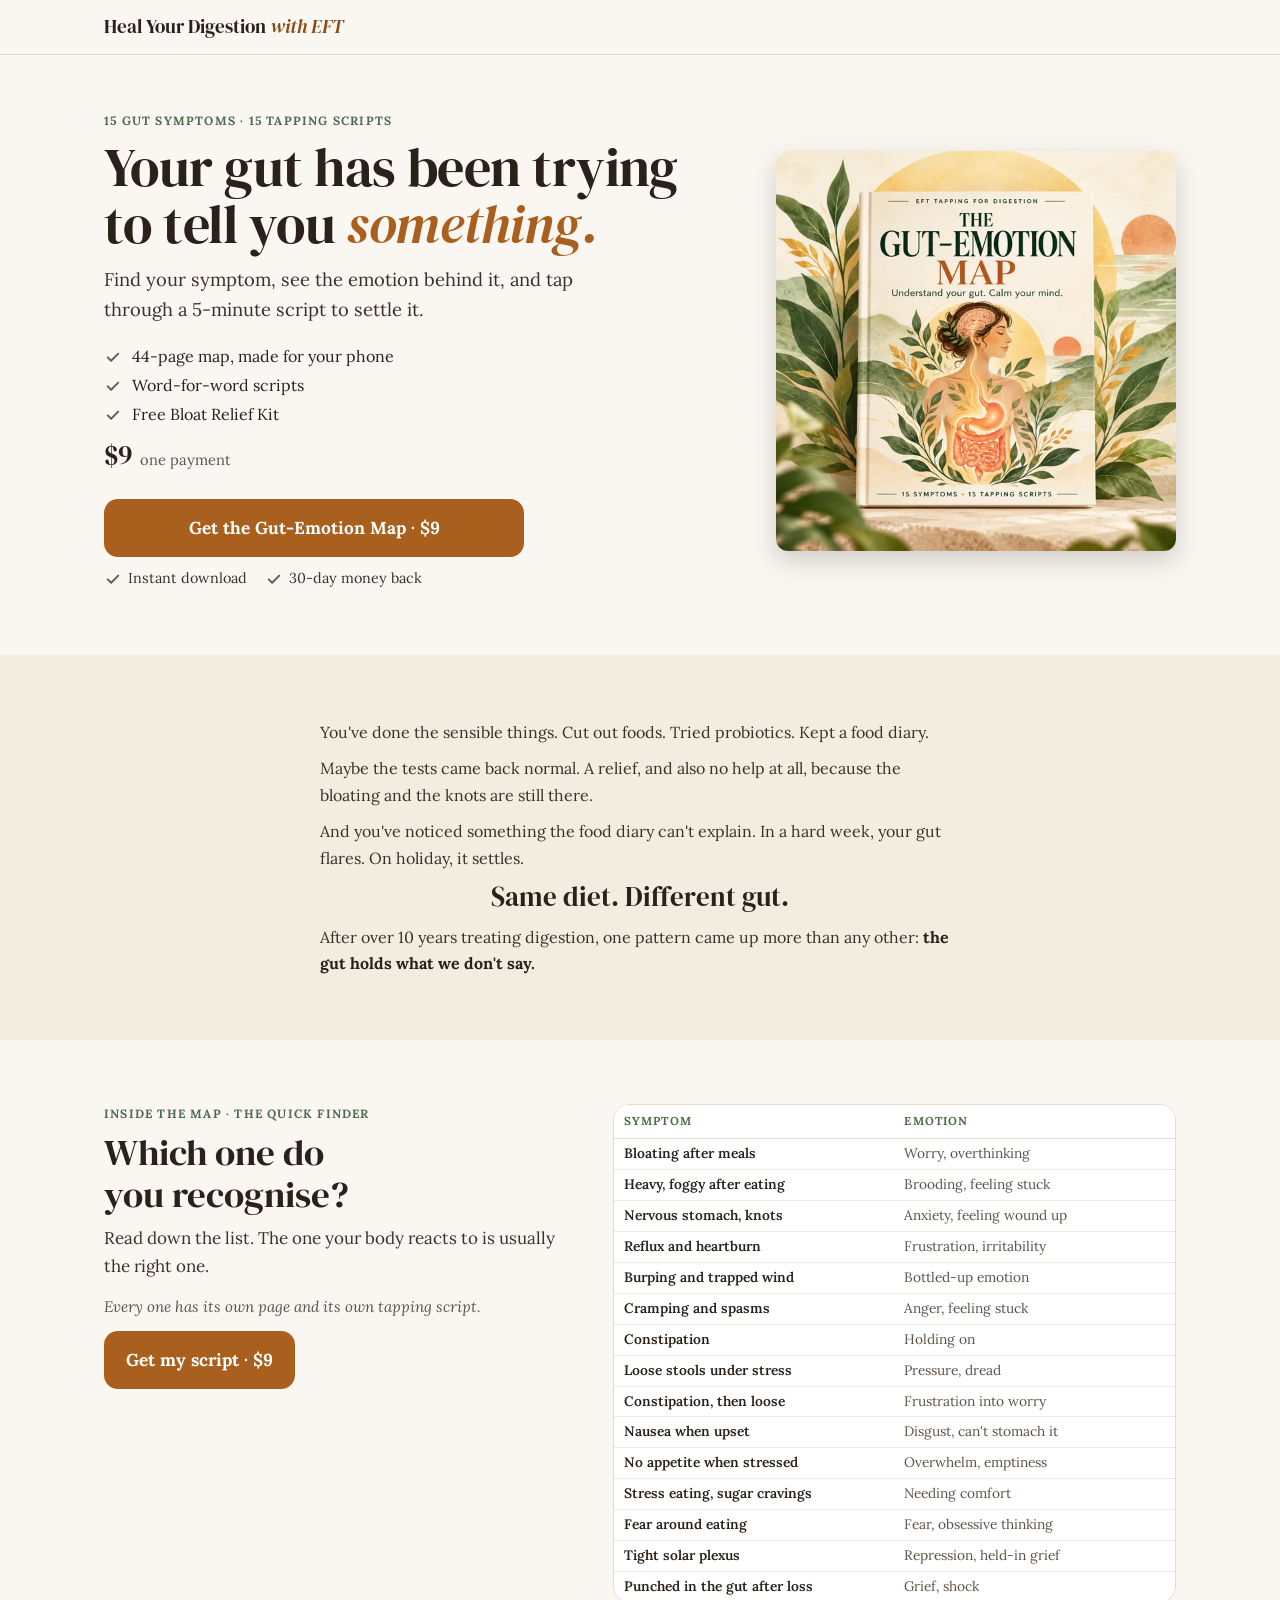
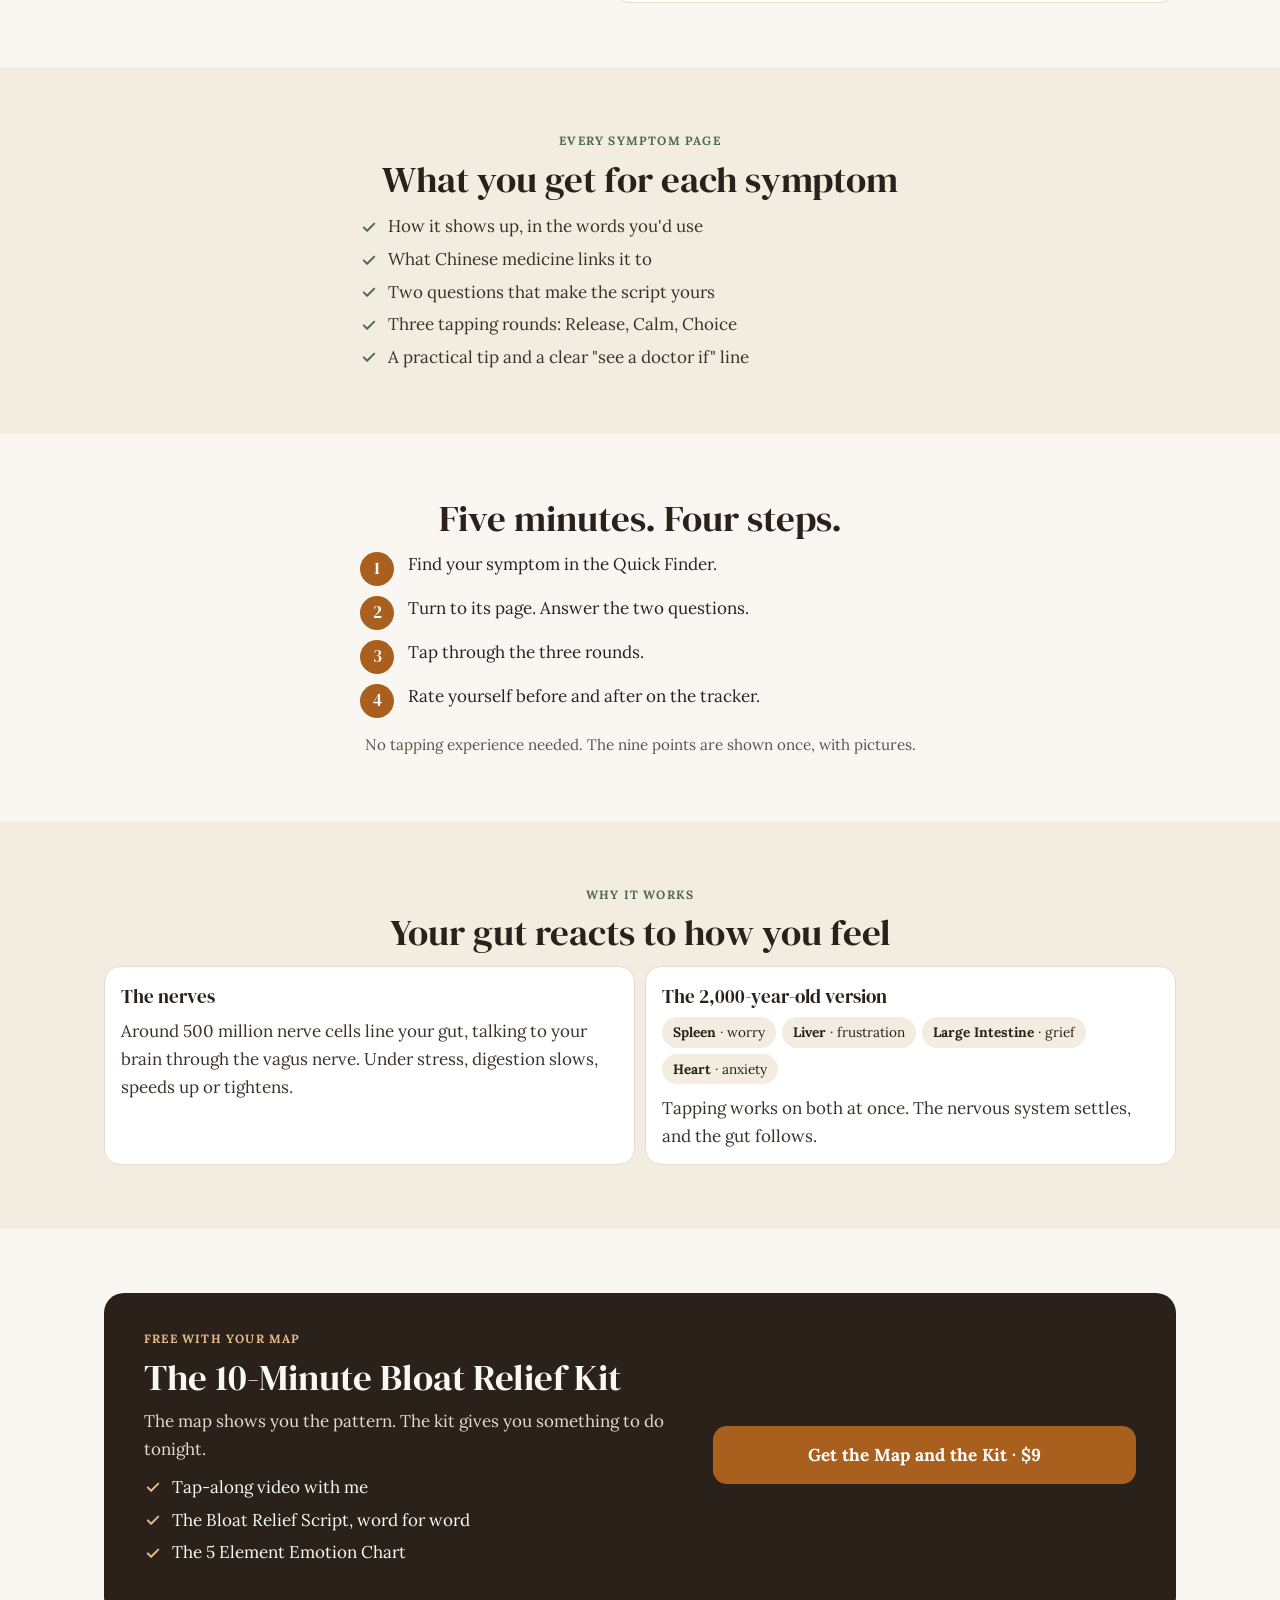
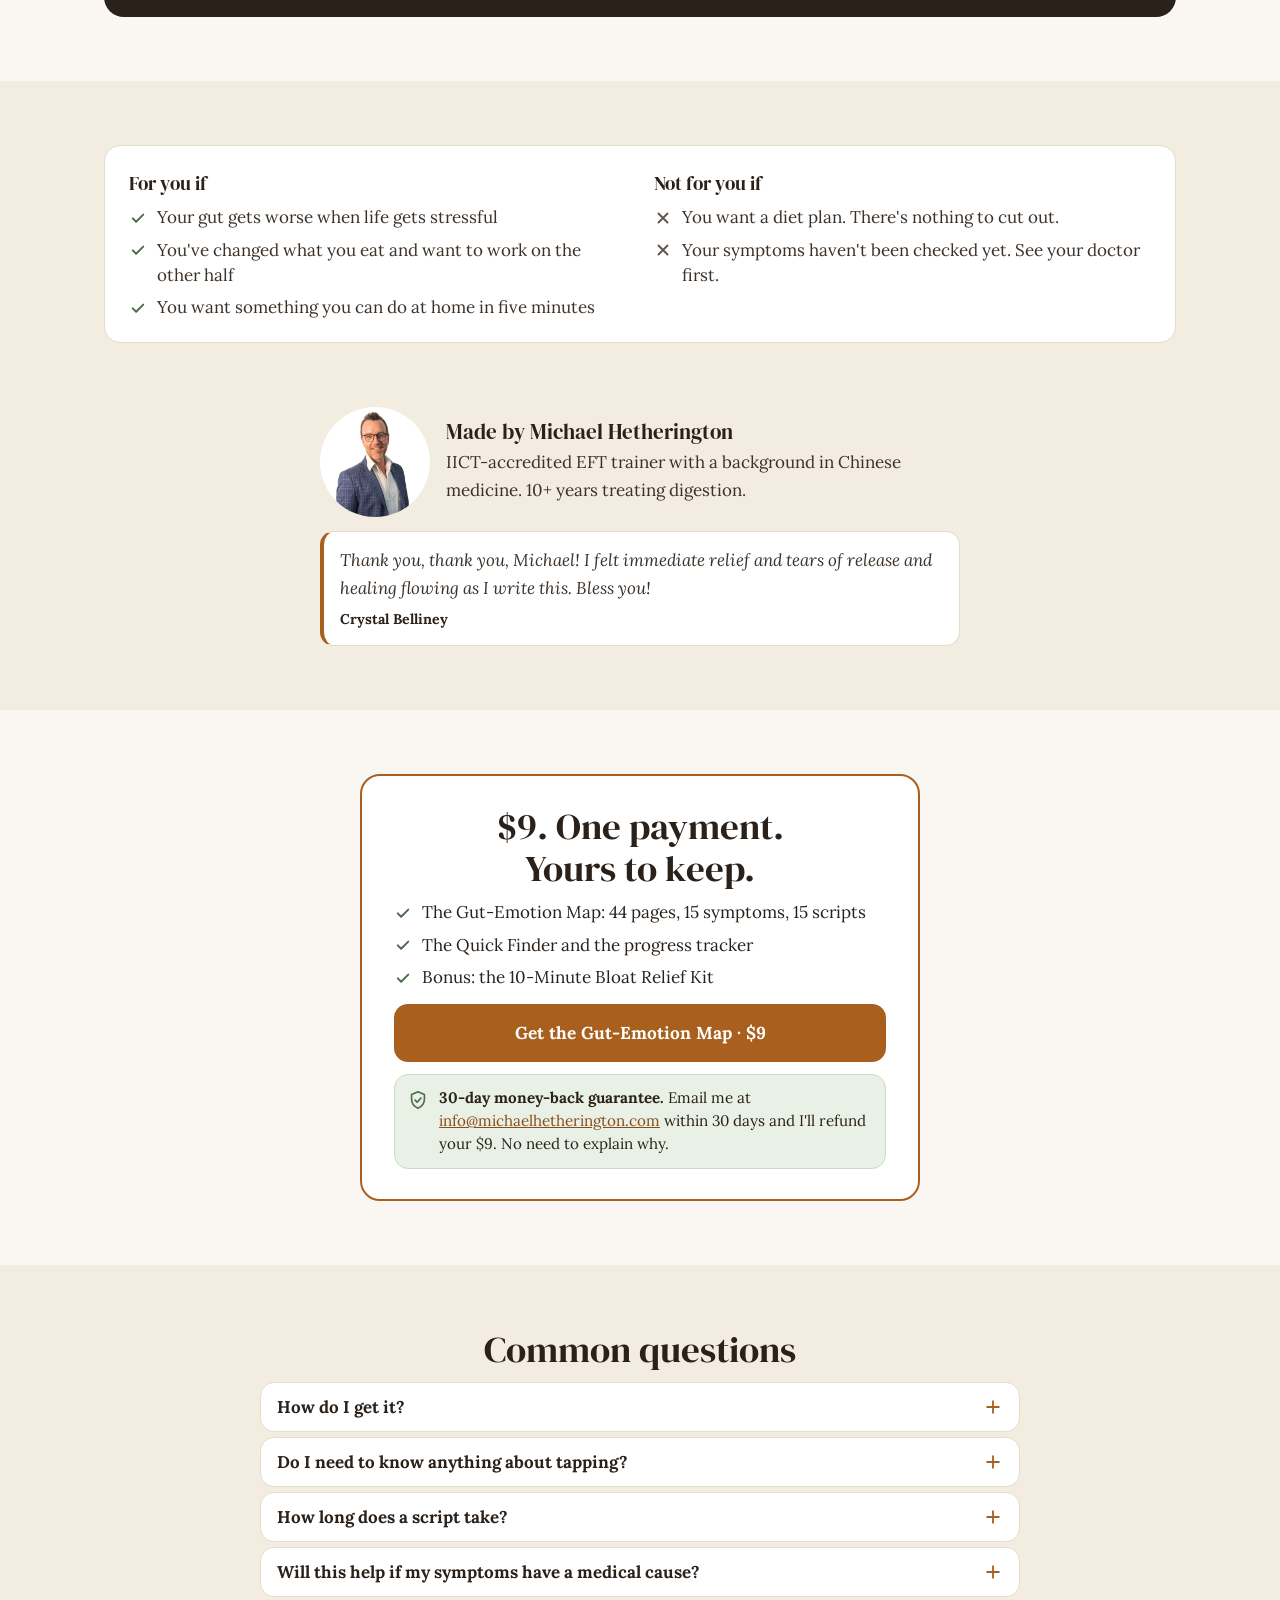
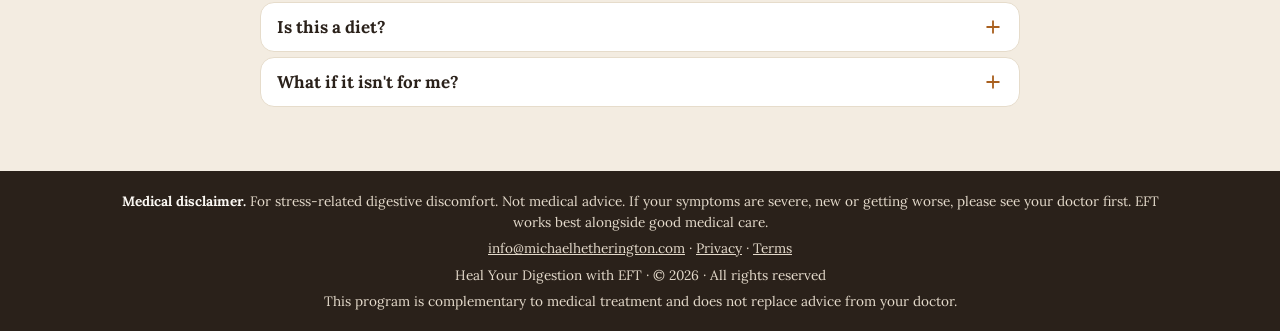
<file: gut-emotion-map.html>
<!DOCTYPE html>
<html lang="en">
<head>
  <meta charset="UTF-8" />
  <meta name="viewport" content="width=device-width, initial-scale=1.0" />

  <!-- Google tag (gtag.js) -->
  <script async src="https://www.googletagmanager.com/gtag/js?id=G-6HFTYSBJ0B"></script>
  <script>
    window.dataLayer = window.dataLayer || [];
    function gtag(){dataLayer.push(arguments);}
    gtag('js', new Date());
    gtag('config', 'G-6HFTYSBJ0B', {
      linker: { domains: [
        'michaelhetherington.com','www.michaelhetherington.com',
        'healyourselfeft.com','healyourdigestioneft.com',
        'eftpractitionertraining.com',
        'mindbodymedicineacademy.onlinecoursehost.com',
        'zylvie.com'
      ] }
    });
    gtag('config', 'AW-1016615342');
  </script>
  <script>
    window.CHECKOUT_URL = "https://zylvie.com/michaelhetherington/cart/add/78pjRb03?disable_backlinks&empty_cart";
  </script>

  <title>The Gut-Emotion Map | 15 Gut Symptoms, 15 Tapping Scripts | $9</title>
  <meta name="description" content="15 gut symptoms, the emotion behind each one, and the EFT tapping script to clear it. A 44-page map you use in five minutes. $9, instant download." />
  <link rel="canonical" href="https://healyourdigestioneft.com/gut-emotion-map" />
  <meta property="og:type" content="product" />
  <meta property="og:title" content="The Gut-Emotion Map" />
  <meta property="og:description" content="15 gut symptoms, the emotion behind each one, and the tapping script to clear it. $9." />
  <meta property="og:url" content="https://healyourdigestioneft.com/gut-emotion-map" />
  <meta property="og:image" content="https://healyourdigestioneft.com/assets/gut-emotion-map.png" />
  <link rel="icon" type="image/png" href="assets/favicon.png" />
  <link rel="apple-touch-icon" href="assets/favicon.png" />
  <link rel="preconnect" href="https://fonts.googleapis.com" />
  <link rel="preconnect" href="https://fonts.gstatic.com" crossorigin />
  <link rel="preload" href="https://fonts.googleapis.com/css2?family=Lora:ital,wght@0,400;0,500;0,600;0,700;1,400&family=DM+Serif+Display:ital@0;1&display=swap" as="style" onload="this.onload=null;this.rel='stylesheet'" />
  <noscript><link rel="stylesheet" href="https://fonts.googleapis.com/css2?family=Lora:ital,wght@0,400;0,500;0,600;0,700;1,400&family=DM+Serif+Display:ital@0;1&display=swap" /></noscript>
  <!-- Meta Pixel Code -->
  <script>
  !function(f,b,e,v,n,t,s)
  {if(f.fbq)return;n=f.fbq=function(){n.callMethod?
  n.callMethod.apply(n,arguments):n.queue.push(arguments)};
  if(!f._fbq)f._fbq=n;n.push=n;n.loaded=!0;n.version='2.0';
  n.queue=[];t=b.createElement(e);t.async=!0;
  t.src=v;s=b.getElementsByTagName(e)[0];
  s.parentNode.insertBefore(t,s)}(window,document,'script',
  'https://connect.facebook.net/en_US/fbevents.js');
  fbq('init', '1017196089549728');
  fbq('track', 'PageView');
  </script>
  <noscript><img height="1" width="1" style="display:none"
  src="https://www.facebook.com/tr?id=1017196089549728&ev=PageView&noscript=1"
  /></noscript>
  <!-- End Meta Pixel Code -->
  <style>
    :root {
      --bg: #FAF7F2;
      --sand: #F3ECE1;
      --card: #FFFFFF;
      --line: #E6DCCB;
      --dark: #2A211A;
      --on-dark: #FAF7F2;
      --on-dark-2: #E4DACB;
      --hl: #E9B98A;
      --ink: #2A211A;
      --body: #3B3129;
      --muted: #5E5348;
      --sage: #4E6B4A;
      --btn: #A9601F;
      --btn-hover: #8A4D18;
      /* #A9601F is under 4.5:1 as small text on the light backgrounds, so links use the darker shade. */
      --link: #8A4D18;
      color-scheme: light;
      font-family: 'Lora', Georgia, serif;
      color: var(--body);
      background: var(--bg);
    }

    *, *::before, *::after { box-sizing: border-box; }
    html, body { margin: 0; padding: 0; background: var(--bg); }
    body { font-size: 16px; line-height: 1.6; color: var(--body); }
    img { max-width: 100%; display: block; }
    h1, h2, h3 { font-family: 'DM Serif Display', serif; font-weight: 400; color: var(--ink); margin: 0; }
    p { margin: 0; }
    a { color: var(--link); }

    .wrap { max-width: 1120px; margin-left: auto; margin-right: auto; padding-left: 24px; padding-right: 24px; }

    .eyebrow {
      display: block;
      font-size: 0.75rem;
      font-weight: 700;
      letter-spacing: 0.1em;
      text-transform: uppercase;
      color: var(--sage);
      margin-bottom: 8px;
    }

    .section { padding: 24px 0; }
    .section--sand { background: var(--sand); }
    .section h2 { font-size: clamp(1.45rem, 6vw, 2.3rem); line-height: 1.14; margin-bottom: 8px; text-wrap: balance; }
    .center { text-align: center; }
    .center h2, .center .eyebrow { margin-left: auto; margin-right: auto; }
    .center h2 { max-width: 760px; }
    .lead { max-width: 640px; }
    .center .lead { margin-left: auto; margin-right: auto; }

    /* --- Buttons --- */
    .btn {
      display: flex;
      align-items: center;
      justify-content: center;
      width: 100%;
      min-height: 58px;
      padding: 12px 22px;
      background: var(--btn);
      color: #FFFFFF;
      font-family: inherit;
      font-size: 1.08rem;
      font-weight: 700;
      text-align: center;
      text-decoration: none;
      border-radius: 14px;
      transition: background 0.2s ease;
    }
    .btn:hover { background: var(--btn-hover); }

    .ticks { list-style: none; margin: 0; padding: 0; display: grid; gap: 8px; }
    .ticks li { display: flex; gap: 10px; align-items: flex-start; line-height: 1.45; }
    .ticks svg { flex-shrink: 0; margin-top: 0.2em; }
    .mini-ticks { display: flex; flex-wrap: wrap; justify-content: center; gap: 4px 18px; margin-top: 10px; font-size: 0.9rem; color: var(--body); }
    .mini-ticks span { display: inline-flex; align-items: center; gap: 6px; }

    /* --- Header --- */
    .site-header { border-bottom: 1px solid var(--line); }
    .header-row { display: flex; align-items: center; min-height: 54px; }
    .wordmark { font-family: 'DM Serif Display', serif; font-size: 1.2rem; color: var(--ink); text-decoration: none; }
    .wordmark em { color: var(--link); }

    /* --- Hero: one cover image, placed beside the ticks on phones and as a large column on desktop --- */
    .hero { padding: 22px 0 30px; }
    .hero-grid {
      display: grid;
      grid-template-columns: 118px 1fr;
      grid-template-areas: "intro intro" "cover facts" "cta cta";
      gap: 16px 16px;
      align-items: center;
    }
    .hero-intro { grid-area: intro; }
    .hero h1 { font-size: clamp(2rem, 8.6vw, 3.4rem); line-height: 1.06; letter-spacing: -0.01em; margin-bottom: 10px; text-wrap: balance; }
    .hero h1 em { color: var(--btn); }
    .hero-sub { font-size: 1.05rem; color: var(--body); max-width: 520px; }
    .hero-cover { grid-area: cover; }
    .hero-cover img { width: 100%; height: auto; border-radius: 8px; box-shadow: 0 10px 26px rgba(42, 33, 26, 0.2); }
    .hero-facts { grid-area: facts; }
    .hero-facts .ticks { gap: 6px; font-size: 0.92rem; color: var(--ink); }
    .hero-price { margin-top: 8px; font-size: 0.92rem; color: var(--muted); }
    .hero-price strong { font-family: 'DM Serif Display', serif; font-weight: 400; font-size: 1.7rem; color: var(--ink); margin-right: 4px; }
    .hero-cta { grid-area: cta; }

    /* --- Story --- */
    .story { max-width: 640px; margin: 0 auto; display: grid; gap: 10px; font-size: 1rem; }
    .story .big { font-family: 'DM Serif Display', serif; font-size: 1.7rem; line-height: 1.2; color: var(--ink); text-align: center; }
    .story strong { color: var(--ink); }

    /* --- Quick Finder --- */
    .finder-grid { display: grid; gap: 12px; grid-template-areas: "head" "table" "cta"; }
    .finder-head { grid-area: head; }
    .finder-card { grid-area: table; }
    @media (max-width: 767px) { .finder-card { margin: 0 -8px; } }
    .finder-cta { grid-area: cta; }
    .finder-card { background: var(--card); border: 1px solid var(--line); border-radius: 16px; overflow: hidden; }
    .finder { width: 100%; border-collapse: collapse; font-size: 0.86rem; line-height: 1.3; }
    .finder th { text-align: left; padding: 9px 10px; font-size: 0.72rem; font-weight: 700; letter-spacing: 0.1em; text-transform: uppercase; color: var(--sage); background: var(--card); border-bottom: 1px solid var(--line); }
    .finder td { padding: 6px 10px; border-top: 1px solid #F0E8DC; vertical-align: top; }
    .finder tbody tr:first-child td { border-top: 0; }
    .finder td:first-child { width: 50%; font-weight: 600; color: var(--ink); }
    .finder td:last-child { color: var(--muted); }
    .finder-note { font-size: 0.95rem; font-style: italic; color: var(--muted); }
    .finder-cta .btn { margin-top: 12px; }

    /* --- What you get --- */
    .sample[hidden] { display: none; }
    .sample img { width: 100%; max-width: 320px; height: auto; margin: 0 auto 18px; border-radius: 18px; box-shadow: 0 14px 34px rgba(42, 33, 26, 0.16); }
    .get-list { max-width: 560px; margin: 14px auto 0; }

    /* --- How you use it --- */
    .steps { list-style: none; padding: 0; margin: 12px auto 0; max-width: 560px; display: grid; gap: 10px; counter-reset: step; }
    .steps li { counter-increment: step; display: flex; gap: 14px; align-items: flex-start; line-height: 1.45; color: var(--ink); }
    .steps li::before {
      content: counter(step);
      flex-shrink: 0;
      width: 34px;
      height: 34px;
      border-radius: 50%;
      background: var(--btn);
      color: #FFFFFF;
      font-family: 'DM Serif Display', serif;
      font-size: 1.05rem;
      line-height: 34px;
      text-align: center;
    }
    .steps-note { margin-top: 14px; font-size: 0.95rem; color: var(--muted); }

    /* --- Why it works --- */
    .why-cards { display: grid; gap: 10px; margin-top: 12px; }
    .why-card { background: var(--card); border: 1px solid var(--line); border-radius: 16px; padding: 14px 16px; }
    .why-card h3 { font-size: 1.2rem; margin-bottom: 4px; }
    .pills { display: flex; flex-wrap: wrap; gap: 6px; margin: 4px 0 10px; }
    .pill { padding: 4px 11px; border-radius: 99px; background: var(--sand); color: var(--ink); font-size: 0.85rem; }
    .pill b { font-weight: 700; }

    /* --- Bonus kit (dark card) --- */
    .kit { background: var(--dark); color: var(--on-dark-2); border-radius: 20px; padding: 20px 18px; }
    .kit .eyebrow { color: var(--hl); }
    .kit h2 { color: var(--on-dark); }
    .kit .ticks { margin: 12px 0 16px; color: var(--on-dark); }

    /* --- For / not for --- */
    .fit { display: grid; gap: 12px; background: var(--card); border: 1px solid var(--line); border-radius: 16px; padding: 14px 16px; }
    .fit h3 { font-size: 1.2rem; margin-bottom: 6px; }

    /* --- Who made it --- */
    .maker { display: flex; gap: 16px; align-items: center; max-width: 640px; margin: 0 auto; }
    /* The <picture> is the flex item, so it carries the size; otherwise the photo gets squeezed. */
    .maker picture { flex: 0 0 84px; }
    .maker img { width: 84px; height: 84px; border-radius: 50%; object-fit: cover; object-position: top center; }
    .maker h2 { font-size: 1.3rem; margin-bottom: 4px; }
    .quote { max-width: 640px; margin: 14px auto 0; background: var(--card); border: 1px solid var(--line); border-left: 4px solid var(--btn); border-radius: 14px; padding: 14px 16px; }
    .quote blockquote { margin: 0; font-style: italic; color: var(--body); }
    .quote figcaption { margin-top: 6px; font-size: 0.88rem; font-weight: 700; color: var(--ink); }
    .quote figcaption span { font-weight: 400; color: var(--muted); }

    /* --- Price box --- */
    .price-box { max-width: 560px; margin: 0 auto; background: var(--card); border: 2px solid var(--btn); border-radius: 20px; padding: 18px 16px; }
    .price-box h2 { text-align: center; }
    .price-box .ticks { margin: 10px 0 14px; color: var(--ink); }
    .guarantee { display: flex; gap: 10px; align-items: flex-start; margin-top: 12px; padding: 12px; background: #E9F0E6; border: 1px solid #CBDCC6; border-radius: 14px; color: var(--ink); font-size: 0.95rem; line-height: 1.5; }
    .guarantee svg { flex-shrink: 0; color: var(--sage); margin-top: 2px; }

    /* --- FAQ --- */
    .faq { display: grid; gap: 5px; max-width: 760px; margin: 12px auto 0; }
    .faq details { background: var(--card); border: 1px solid var(--line); border-radius: 14px; }
    .faq summary {
      list-style: none;
      display: flex;
      justify-content: space-between;
      align-items: center;
      gap: 12px;
      min-height: 48px;
      padding: 7px 16px;
      font-weight: 700;
      line-height: 1.35;
      color: var(--ink);
      cursor: pointer;
    }
    .faq summary::-webkit-details-marker { display: none; }
    .faq summary svg { flex-shrink: 0; color: var(--btn); transition: transform 0.2s ease; }
    .faq details[open] summary svg { transform: rotate(45deg); }
    .faq details p { padding: 0 16px 14px; }

    /* --- Footer --- */
    footer { background: var(--dark); color: var(--on-dark-2); padding: 20px 0; font-size: 0.85rem; line-height: 1.5; text-align: center; }
    footer p + p { margin-top: 6px; }
    footer a { color: var(--on-dark-2); }
    footer strong { color: var(--on-dark); }

    /* --- Sticky buy bar (phones) --- */
    .sticky-buy {
      position: fixed;
      left: 0;
      right: 0;
      bottom: 0;
      z-index: 50;
      height: 96px;
      display: flex;
      align-items: center;
      justify-content: space-between;
      gap: 12px;
      padding: 0 16px;
      background: var(--card);
      border-top: 1px solid var(--line);
      box-shadow: 0 -6px 20px rgba(42, 33, 26, 0.1);
      transform: translateY(110%);
      visibility: hidden;
      transition: transform 0.25s ease, visibility 0.25s;
    }
    .sticky-buy.show { transform: none; visibility: visible; }
    .sticky-buy strong { display: block; font-family: 'DM Serif Display', serif; font-weight: 400; font-size: 1.12rem; color: var(--ink); }
    .sticky-buy span { font-size: 0.82rem; color: var(--muted); }
    .sticky-buy .btn { width: auto; flex-shrink: 0; padding: 12px 26px; }

    @media (max-width: 767px) {
      body { padding-bottom: 96px; }
    }

    @media (min-width: 768px) {
      body { font-size: 17px; line-height: 1.65; }
      .sticky-buy { display: none; }
      .section { padding: 64px 0; }
      .hero { padding: 40px 0 48px; }
      .hero-grid { grid-template-columns: 170px 1fr; gap: 20px 28px; }
      .hero-cta { max-width: 420px; }
      .hero-cta .mini-ticks { justify-content: flex-start; }
    }

    @media (min-width: 1024px) {
      .hero { padding: 56px 0 64px; }
      .hero-grid {
        grid-template-columns: minmax(0, 1fr) minmax(0, 400px);
        grid-template-areas: "intro cover" "facts cover" "cta cover";
        grid-template-rows: auto auto auto;
        gap: 20px 56px;
        align-content: center;
      }
      .hero-cover { align-self: center; }
      .hero-cover img { border-radius: 12px; }
    }

    @media (min-width: 768px) {
      .hero-sub { font-size: 1.15rem; }
      .hero-facts .ticks { font-size: 1rem; }
      .finder-grid { grid-template-columns: minmax(0, 0.9fr) minmax(0, 1.1fr); grid-template-areas: "head table" "cta table"; grid-template-rows: auto 1fr; gap: 14px 48px; align-content: center; }
      .finder-head { align-self: end; }
      .finder-cta { align-self: start; }
      .finder-cta .btn { width: fit-content; }
      .why-cards { grid-template-columns: repeat(2, minmax(0, 1fr)); }
      .kit { padding: 36px 40px; display: grid; grid-template-columns: minmax(0, 1fr) minmax(0, 0.8fr); gap: 0 40px; align-items: center; }
      .kit .kit-cta { grid-column: 2; grid-row: 1 / span 2; }
      .fit { grid-template-columns: 1fr 1fr; padding: 22px 24px; gap: 28px; }
      .maker picture { flex-basis: 110px; }
      .maker img { width: 110px; height: 110px; }
      .price-box { padding: 30px 32px; }
    }
  </style>
</head>
<body>

  <!-- 1. HEADER -->
  <header class="site-header">
    <div class="wrap header-row">
      <span class="wordmark">Heal Your Digestion <em>with EFT</em></span>
    </div>
  </header>

  <main>

    <!-- 2. HERO WITH THE BUY BUTTON -->
    <section class="hero" id="top">
      <div class="wrap hero-grid">
        <div class="hero-intro">
          <span class="eyebrow">15 gut symptoms · 15 tapping scripts</span>
          <h1>Your gut has been trying to tell you <em>something.</em></h1>
          <p class="hero-sub">Find your symptom, see the emotion behind it, and tap through a 5-minute script to settle it.</p>
        </div>
        <div class="hero-cover">
          <picture>
            <source type="image/webp" srcset="assets/gut-emotion-map-300.webp 300w, assets/gut-emotion-map-600.webp 600w" sizes="(min-width: 1024px) 400px, (min-width: 768px) 170px, 118px" />
            <img src="assets/gut-emotion-map.png" width="600" height="600" alt="The Gut-Emotion Map: 15 symptoms, 15 tapping scripts" fetchpriority="high" decoding="async" />
          </picture>
        </div>
        <div class="hero-facts">
          <ul class="ticks">
            <li><svg width="18" height="18" viewBox="0 0 24 24" fill="none" stroke="#4E6B4A" stroke-width="2.6" stroke-linecap="round" stroke-linejoin="round" aria-hidden="true"><path d="M5 12.5l4.5 4.5L19 7.5"/></svg><span>44-page map, made for your phone</span></li>
            <li><svg width="18" height="18" viewBox="0 0 24 24" fill="none" stroke="#4E6B4A" stroke-width="2.6" stroke-linecap="round" stroke-linejoin="round" aria-hidden="true"><path d="M5 12.5l4.5 4.5L19 7.5"/></svg><span>Word-for-word scripts</span></li>
            <li><svg width="18" height="18" viewBox="0 0 24 24" fill="none" stroke="#4E6B4A" stroke-width="2.6" stroke-linecap="round" stroke-linejoin="round" aria-hidden="true"><path d="M5 12.5l4.5 4.5L19 7.5"/></svg><span>Free Bloat Relief Kit</span></li>
          </ul>
          <p class="hero-price"><strong>$9</strong> one payment</p>
        </div>
        <div class="hero-cta">
          <a class="btn" id="hero-buy" data-checkout data-location="hero" href="#price">Get the Gut-Emotion Map · $9</a>
          <p class="mini-ticks"><span><svg width="18" height="18" viewBox="0 0 24 24" fill="none" stroke="#4E6B4A" stroke-width="2.6" stroke-linecap="round" stroke-linejoin="round" aria-hidden="true"><path d="M5 12.5l4.5 4.5L19 7.5"/></svg>Instant download</span><span><svg width="18" height="18" viewBox="0 0 24 24" fill="none" stroke="#4E6B4A" stroke-width="2.6" stroke-linecap="round" stroke-linejoin="round" aria-hidden="true"><path d="M5 12.5l4.5 4.5L19 7.5"/></svg>30-day money back</span></p>
        </div>
      </div>
    </section>

    <!-- 3. THE STORY -->
    <section class="section section--sand">
      <div class="wrap">
        <div class="story">
          <p>You've done the sensible things. Cut out foods. Tried probiotics. Kept a food diary.</p>
          <p>Maybe the tests came back normal. A relief, and also no help at all, because the bloating and the knots are still there.</p>
          <p>And you've noticed something the food diary can't explain. In a hard week, your gut flares. On holiday, it settles.</p>
          <p class="big">Same diet. Different gut.</p>
          <p>After over 10 years treating digestion, one pattern came up more than any other: <strong>the gut holds what we don't say.</strong></p>
        </div>
      </div>
    </section>

    <!-- 4. QUICK FINDER -->
    <section class="section">
      <div class="wrap finder-grid">
        <div class="finder-head">
          <span class="eyebrow">Inside the map · the Quick Finder</span>
          <h2>Which one do you recognise?</h2>
          <p class="lead">Read down the list. The one your body reacts to is usually the right one.</p>
        </div>
        <div class="finder-card">
          <table class="finder">
            <thead><tr><th scope="col">Symptom</th><th scope="col">Emotion</th></tr></thead>
            <tbody>
              <tr><td>Bloating after meals</td><td>Worry, overthinking</td></tr>
              <tr><td>Heavy, foggy after eating</td><td>Brooding, feeling stuck</td></tr>
              <tr><td>Nervous stomach, knots</td><td>Anxiety, feeling wound up</td></tr>
              <tr><td>Reflux and heartburn</td><td>Frustration, irritability</td></tr>
              <tr><td>Burping and trapped wind</td><td>Bottled-up emotion</td></tr>
              <tr><td>Cramping and spasms</td><td>Anger, feeling stuck</td></tr>
              <tr><td>Constipation</td><td>Holding on</td></tr>
              <tr><td>Loose stools under stress</td><td>Pressure, dread</td></tr>
              <tr><td>Constipation, then loose</td><td>Frustration into worry</td></tr>
              <tr><td>Nausea when upset</td><td>Disgust, can't stomach it</td></tr>
              <tr><td>No appetite when stressed</td><td>Overwhelm, emptiness</td></tr>
              <tr><td>Stress eating, sugar cravings</td><td>Needing comfort</td></tr>
              <tr><td>Fear around eating</td><td>Fear, obsessive thinking</td></tr>
              <tr><td>Tight solar plexus</td><td>Repression, held-in grief</td></tr>
              <tr><td>Punched in the gut after loss</td><td>Grief, shock</td></tr>
            </tbody>
          </table>
        </div>
        <div class="finder-cta">
          <p class="finder-note">Every one has its own page and its own tapping script.</p>
          <a class="btn" data-checkout data-location="quick_finder" href="#price">Get my script · $9</a>
        </div>
      </div>
    </section>

    <!-- 5. WHAT YOU GET FOR EACH SYMPTOM -->
    <section class="section section--sand">
      <div class="wrap center">
        <span class="eyebrow">Every symptom page</span>
        <h2>What you get for each symptom</h2>
        <!-- Shows a real symptom page on a phone. Remove `hidden` once assets/map-sample-page.jpg exists. -->
        <figure class="sample" hidden>
          <img src="assets/map-sample-page.jpg" alt="A symptom page from the Gut-Emotion Map shown on a phone" width="640" height="1280" loading="lazy" decoding="async" />
        </figure>
        <ul class="ticks get-list" style="text-align:left;">
          <li><svg width="18" height="18" viewBox="0 0 24 24" fill="none" stroke="#4E6B4A" stroke-width="2.6" stroke-linecap="round" stroke-linejoin="round" aria-hidden="true"><path d="M5 12.5l4.5 4.5L19 7.5"/></svg><span>How it shows up, in the words you'd use</span></li>
          <li><svg width="18" height="18" viewBox="0 0 24 24" fill="none" stroke="#4E6B4A" stroke-width="2.6" stroke-linecap="round" stroke-linejoin="round" aria-hidden="true"><path d="M5 12.5l4.5 4.5L19 7.5"/></svg><span>What Chinese medicine links it to</span></li>
          <li><svg width="18" height="18" viewBox="0 0 24 24" fill="none" stroke="#4E6B4A" stroke-width="2.6" stroke-linecap="round" stroke-linejoin="round" aria-hidden="true"><path d="M5 12.5l4.5 4.5L19 7.5"/></svg><span>Two questions that make the script yours</span></li>
          <li><svg width="18" height="18" viewBox="0 0 24 24" fill="none" stroke="#4E6B4A" stroke-width="2.6" stroke-linecap="round" stroke-linejoin="round" aria-hidden="true"><path d="M5 12.5l4.5 4.5L19 7.5"/></svg><span>Three tapping rounds: Release, Calm, Choice</span></li>
          <li><svg width="18" height="18" viewBox="0 0 24 24" fill="none" stroke="#4E6B4A" stroke-width="2.6" stroke-linecap="round" stroke-linejoin="round" aria-hidden="true"><path d="M5 12.5l4.5 4.5L19 7.5"/></svg><span>A practical tip and a clear "see a doctor if" line</span></li>
        </ul>
      </div>
    </section>

    <!-- 6. HOW YOU USE IT -->
    <section class="section">
      <div class="wrap center">
        <h2>Five minutes. Four steps.</h2>
        <ol class="steps" style="text-align:left;">
          <li>Find your symptom in the Quick Finder.</li>
          <li>Turn to its page. Answer the two questions.</li>
          <li>Tap through the three rounds.</li>
          <li>Rate yourself before and after on the tracker.</li>
        </ol>
        <p class="steps-note">No tapping experience needed. The nine points are shown once, with pictures.</p>
      </div>
    </section>

    <!-- 7. WHY IT WORKS -->
    <section class="section section--sand">
      <div class="wrap">
        <div class="center">
          <span class="eyebrow">Why it works</span>
          <h2>Your gut reacts to how you feel</h2>
        </div>
        <div class="why-cards">
          <div class="why-card">
            <h3>The nerves</h3>
            <p>Around 500 million nerve cells line your gut, talking to your brain through the vagus nerve. Under stress, digestion slows, speeds up or tightens.</p>
          </div>
          <div class="why-card">
            <h3>The 2,000-year-old version</h3>
            <div class="pills">
              <span class="pill"><b>Spleen</b> · worry</span>
              <span class="pill"><b>Liver</b> · frustration</span>
              <span class="pill"><b>Large Intestine</b> · grief</span>
              <span class="pill"><b>Heart</b> · anxiety</span>
            </div>
            <p>Tapping works on both at once. The nervous system settles, and the gut follows.</p>
          </div>
        </div>
      </div>
    </section>

    <!-- 8. BONUS KIT -->
    <section class="section">
      <div class="wrap">
        <div class="kit">
          <div>
            <span class="eyebrow">Free with your map</span>
            <h2>The 10-Minute Bloat Relief Kit</h2>
            <p>The map shows you the pattern. The kit gives you something to do tonight.</p>
          </div>
          <ul class="ticks">
            <li><svg width="18" height="18" viewBox="0 0 24 24" fill="none" stroke="#E9B98A" stroke-width="2.6" stroke-linecap="round" stroke-linejoin="round" aria-hidden="true"><path d="M5 12.5l4.5 4.5L19 7.5"/></svg><span>Tap-along video with me</span></li>
            <li><svg width="18" height="18" viewBox="0 0 24 24" fill="none" stroke="#E9B98A" stroke-width="2.6" stroke-linecap="round" stroke-linejoin="round" aria-hidden="true"><path d="M5 12.5l4.5 4.5L19 7.5"/></svg><span>The Bloat Relief Script, word for word</span></li>
            <li><svg width="18" height="18" viewBox="0 0 24 24" fill="none" stroke="#E9B98A" stroke-width="2.6" stroke-linecap="round" stroke-linejoin="round" aria-hidden="true"><path d="M5 12.5l4.5 4.5L19 7.5"/></svg><span>The 5 Element Emotion Chart</span></li>
          </ul>
          <div class="kit-cta">
            <a class="btn" data-checkout data-location="kit" href="#price">Get the Map and the Kit · $9</a>
          </div>
        </div>
      </div>
    </section>

    <!-- 9. FOR YOU / NOT FOR YOU -->
    <section class="section section--sand">
      <div class="wrap">
        <div class="fit">
          <div>
            <h3>For you if</h3>
            <ul class="ticks">
              <li><svg width="18" height="18" viewBox="0 0 24 24" fill="none" stroke="#4E6B4A" stroke-width="2.6" stroke-linecap="round" stroke-linejoin="round" aria-hidden="true"><path d="M5 12.5l4.5 4.5L19 7.5"/></svg><span>Your gut gets worse when life gets stressful</span></li>
              <li><svg width="18" height="18" viewBox="0 0 24 24" fill="none" stroke="#4E6B4A" stroke-width="2.6" stroke-linecap="round" stroke-linejoin="round" aria-hidden="true"><path d="M5 12.5l4.5 4.5L19 7.5"/></svg><span>You've changed what you eat and want to work on the other half</span></li>
              <li><svg width="18" height="18" viewBox="0 0 24 24" fill="none" stroke="#4E6B4A" stroke-width="2.6" stroke-linecap="round" stroke-linejoin="round" aria-hidden="true"><path d="M5 12.5l4.5 4.5L19 7.5"/></svg><span>You want something you can do at home in five minutes</span></li>
            </ul>
          </div>
          <div>
            <h3>Not for you if</h3>
            <ul class="ticks">
              <li><svg width="18" height="18" viewBox="0 0 24 24" fill="none" stroke="#5E5348" stroke-width="2.4" stroke-linecap="round" aria-hidden="true"><path d="M6 6l12 12M18 6L6 18"/></svg><span>You want a diet plan. There's nothing to cut out.</span></li>
              <li><svg width="18" height="18" viewBox="0 0 24 24" fill="none" stroke="#5E5348" stroke-width="2.4" stroke-linecap="round" aria-hidden="true"><path d="M6 6l12 12M18 6L6 18"/></svg><span>Your symptoms haven't been checked yet. See your doctor first.</span></li>
            </ul>
          </div>
        </div>
      </div>
    </section>

    <!-- 10. WHO MADE IT + ONE TESTIMONIAL -->
    <section class="section section--sand" style="padding-top:0;">
      <div class="wrap">
        <div class="maker">
          <picture>
            <source srcset="assets/bio%20pic%201.webp" type="image/webp" />
            <img src="assets/bio%20pic%201.jpg" alt="Michael Hetherington" width="110" height="110" loading="lazy" decoding="async" />
          </picture>
          <div>
            <h2>Made by Michael Hetherington</h2>
            <p>IICT-accredited EFT trainer with a background in Chinese medicine. 10+ years treating digestion.</p>
          </div>
        </div>
        <!-- Verbatim from Crystal Belliney's review, supplied by Michael. -->
        <figure class="quote">
          <blockquote>Thank you, thank you, Michael! I felt immediate relief and tears of release and healing flowing as I write this. Bless you!</blockquote>
          <figcaption>Crystal Belliney</figcaption>
        </figure>
      </div>
    </section>

    <!-- 11. PRICE BOX + GUARANTEE -->
    <section class="section" id="price">
      <div class="wrap">
        <div class="price-box" id="price-box">
          <h2>$9. One payment. Yours to keep.</h2>
          <ul class="ticks">
            <li><svg width="18" height="18" viewBox="0 0 24 24" fill="none" stroke="#4E6B4A" stroke-width="2.6" stroke-linecap="round" stroke-linejoin="round" aria-hidden="true"><path d="M5 12.5l4.5 4.5L19 7.5"/></svg><span>The Gut-Emotion Map: 44 pages, 15 symptoms, 15 scripts</span></li>
            <li><svg width="18" height="18" viewBox="0 0 24 24" fill="none" stroke="#4E6B4A" stroke-width="2.6" stroke-linecap="round" stroke-linejoin="round" aria-hidden="true"><path d="M5 12.5l4.5 4.5L19 7.5"/></svg><span>The Quick Finder and the progress tracker</span></li>
            <li><svg width="18" height="18" viewBox="0 0 24 24" fill="none" stroke="#4E6B4A" stroke-width="2.6" stroke-linecap="round" stroke-linejoin="round" aria-hidden="true"><path d="M5 12.5l4.5 4.5L19 7.5"/></svg><span>Bonus: the 10-Minute Bloat Relief Kit</span></li>
          </ul>
          <a class="btn" data-checkout data-location="price_box" href="#price">Get the Gut-Emotion Map · $9</a>
          <div class="guarantee">
            <svg width="22" height="22" viewBox="0 0 24 24" fill="none" stroke="currentColor" stroke-width="1.8" stroke-linecap="round" stroke-linejoin="round" aria-hidden="true"><path d="M12 3l7 3v5c0 4.5-3 8.3-7 10-4-1.7-7-5.5-7-10V6l7-3z"/><path d="M8.8 12.2l2.2 2.2 4.2-4.4"/></svg>
            <p><strong>30-day money-back guarantee.</strong> Email me at <a href="mailto:info@michaelhetherington.com">info@michaelhetherington.com</a> within 30 days and I'll refund your $9. No need to explain why.</p>
          </div>
        </div>
      </div>
    </section>

    <!-- 12. FAQ -->
    <section class="section section--sand">
      <div class="wrap">
        <h2 class="center">Common questions</h2>
        <div class="faq">
          <details><summary>How do I get it?<svg width="20" height="20" viewBox="0 0 24 24" fill="none" stroke="currentColor" stroke-width="2.2" stroke-linecap="round" aria-hidden="true"><path d="M12 5v14M5 12h14"/></svg></summary><p>Straight after you pay, you're taken to a page where you can download the map and use the bonus kit. Your receipt email links to that page too, so you can come back to it any time.</p></details>
          <details><summary>Do I need to know anything about tapping?<svg width="20" height="20" viewBox="0 0 24 24" fill="none" stroke="currentColor" stroke-width="2.2" stroke-linecap="round" aria-hidden="true"><path d="M12 5v14M5 12h14"/></svg></summary><p>No. The nine points and the three-round method are explained in the map, once.</p></details>
          <details><summary>How long does a script take?<svg width="20" height="20" viewBox="0 0 24 24" fill="none" stroke="currentColor" stroke-width="2.2" stroke-linecap="round" aria-hidden="true"><path d="M12 5v14M5 12h14"/></svg></summary><p>About five minutes.</p></details>
          <details><summary>Will this help if my symptoms have a medical cause?<svg width="20" height="20" viewBox="0 0 24 24" fill="none" stroke="currentColor" stroke-width="2.2" stroke-linecap="round" aria-hidden="true"><path d="M12 5v14M5 12h14"/></svg></summary><p>The map is for stress-related digestive discomfort. Every symptom page has a "see a doctor if" line, and it does not replace medical care.</p></details>
          <details><summary>Is this a diet?<svg width="20" height="20" viewBox="0 0 24 24" fill="none" stroke="currentColor" stroke-width="2.2" stroke-linecap="round" aria-hidden="true"><path d="M12 5v14M5 12h14"/></svg></summary><p>No. There is nothing to cut out.</p></details>
          <details><summary>What if it isn't for me?<svg width="20" height="20" viewBox="0 0 24 24" fill="none" stroke="currentColor" stroke-width="2.2" stroke-linecap="round" aria-hidden="true"><path d="M12 5v14M5 12h14"/></svg></summary><p>Email <a href="mailto:info@michaelhetherington.com">info@michaelhetherington.com</a> within 30 days of buying and you'll be refunded.</p></details>
        </div>
      </div>
    </section>

  </main>

  <!-- 13. FOOTER -->
  <footer>
    <div class="wrap">
      <p><strong>Medical disclaimer.</strong> For stress-related digestive discomfort. Not medical advice. If your symptoms are severe, new or getting worse, please see your doctor first. EFT works best alongside good medical care.</p>
      <p><a href="mailto:info@michaelhetherington.com">info@michaelhetherington.com</a> · <a href="/privacy.html">Privacy</a> · <a href="/terms.html">Terms</a></p>
      <p>Heal Your Digestion with EFT · © 2026 · All rights reserved</p>
      <p>This program is complementary to medical treatment and does not replace advice from your doctor.</p>
    </div>
  </footer>

  <!-- 14. STICKY BUY BAR (phones) -->
  <div class="sticky-buy" id="sticky-buy" aria-hidden="true">
    <div>
      <strong>Gut-Emotion Map · $9</strong>
      <span>Instant download · 30-day guarantee</span>
    </div>
    <a class="btn" data-checkout data-location="sticky" href="#price" tabindex="-1">Get it</a>
  </div>

  <script>
    /* Every buy button reads window.CHECKOUT_URL, so the checkout link lives in one place.
       The href is set on load (so long-press and hover show the real link) and
       checked again on click, so a swapped URL is always picked up. It is only
       rewritten when the URL has changed: gtag's cross-domain linker adds _gl to
       the href just before the click, and rewriting it would drop that.
       Tracking can never stop the click from going through. */
    (function () {
      function beginCheckout(location) {
        try {
          gtag('event', 'begin_checkout', {
            item_name: 'Gut-Emotion Map',
            value: 9,
            currency: 'USD',
            page_source: 'gut_emotion_map_sales_page',
            button_location: location
          });
        } catch (e) {}
        try { fbq('track', 'InitiateCheckout', { value: 9, currency: 'USD' }); } catch (e) {}
      }
      Array.prototype.forEach.call(document.querySelectorAll('[data-checkout]'), function (a) {
        var applied = window.CHECKOUT_URL;
        if (applied) { a.href = applied; }
        a.addEventListener('click', function () {
          if (window.CHECKOUT_URL && window.CHECKOUT_URL !== applied) {
            applied = window.CHECKOUT_URL;
            a.href = applied;
          }
          beginCheckout(a.getAttribute('data-location'));
        });
      });
    })();

    /* Sticky buy bar on phones: shows once the hero buy button has scrolled away,
       and hides while the price box is on screen. */
    (function () {
      var bar = document.getElementById('sticky-buy');
      var barLink = bar && bar.querySelector('a');
      var hero = document.getElementById('hero-buy');
      var price = document.getElementById('price-box');
      if (!bar || !hero || !price || !('IntersectionObserver' in window)) return;
      var heroVisible = true, priceVisible = false;
      var io = new IntersectionObserver(function (entries) {
        entries.forEach(function (e) {
          if (e.target === hero) { heroVisible = e.isIntersecting || e.boundingClientRect.top > 0; }
          if (e.target === price) { priceVisible = e.isIntersecting; }
        });
        var show = !heroVisible && !priceVisible;
        bar.classList.toggle('show', show);
        bar.setAttribute('aria-hidden', show ? 'false' : 'true');
        if (barLink) { barLink.tabIndex = show ? 0 : -1; }
      });
      io.observe(hero);
      io.observe(price);
    })();
  </script>
</body>
</html>
</file>
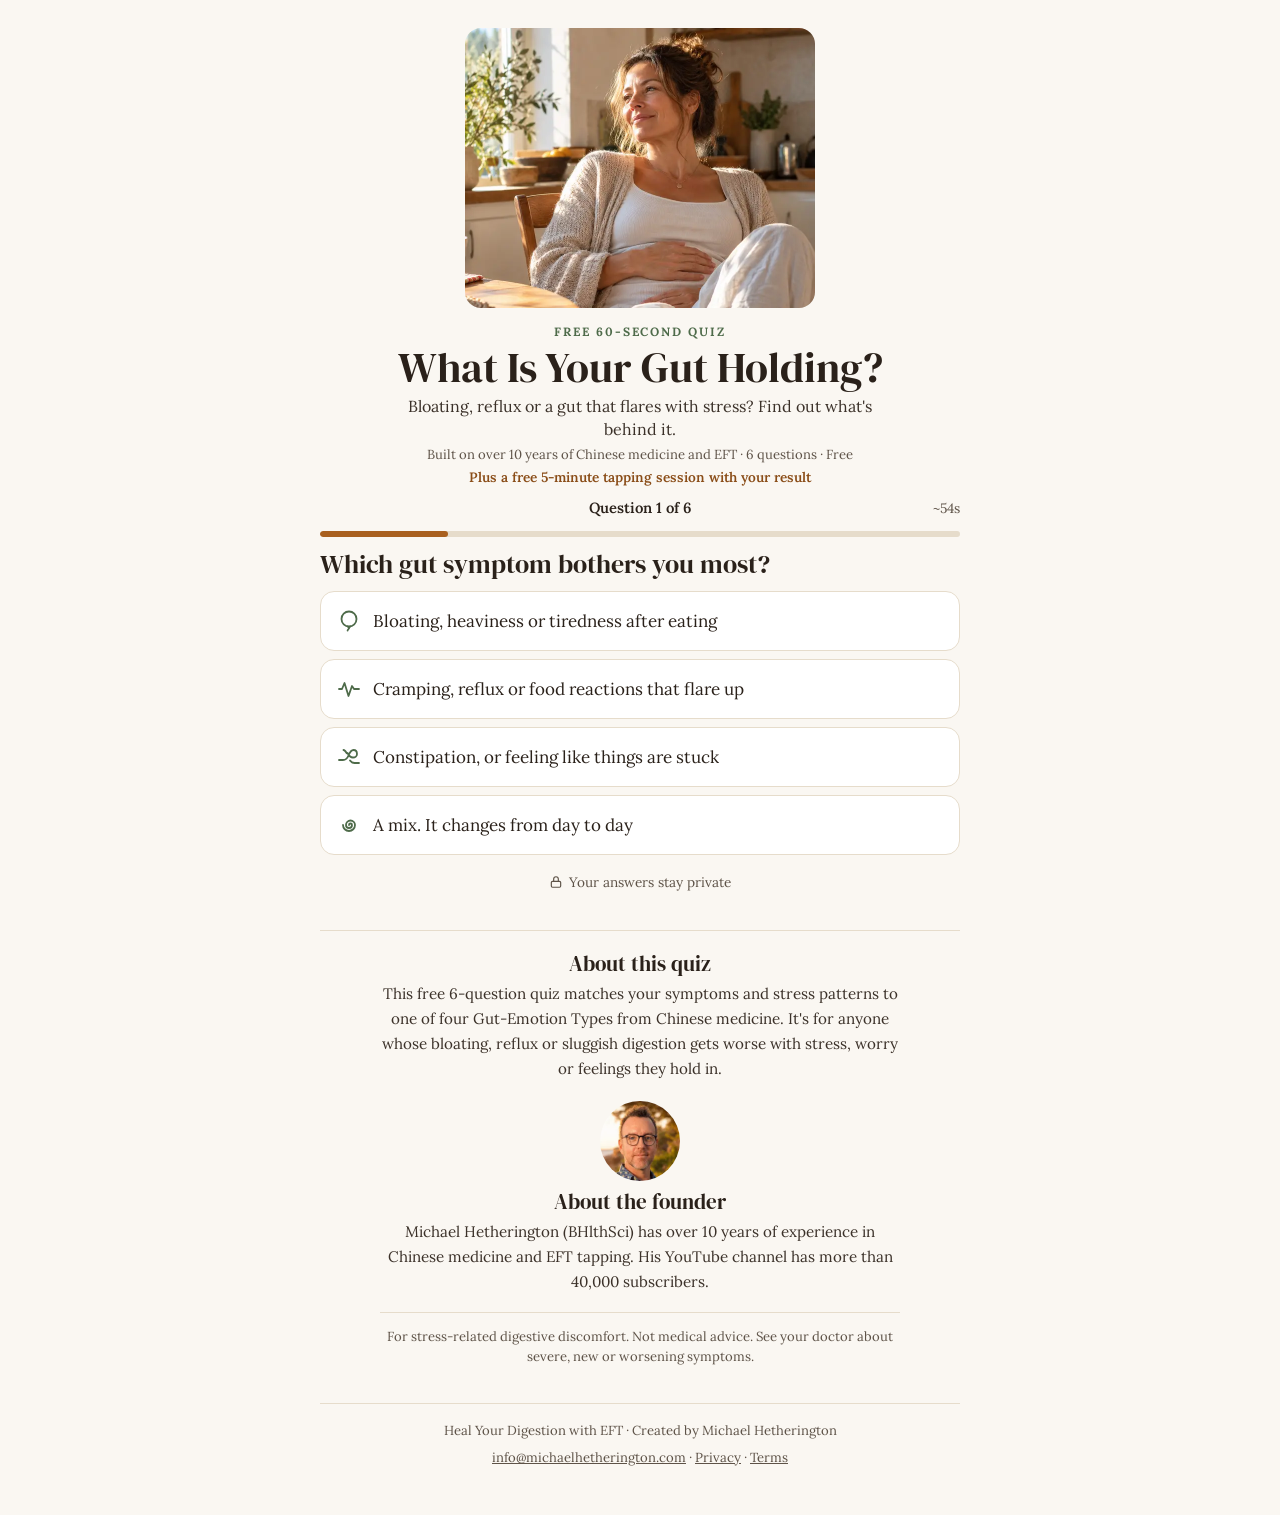
<file: gut-quiz.html>
<!DOCTYPE html>
<html lang="en">
<head>
  <meta charset="UTF-8" />
  <meta name="viewport" content="width=device-width, initial-scale=1.0" />

  <!-- Google tag (gtag.js) -->
  <script async src="https://www.googletagmanager.com/gtag/js?id=G-6HFTYSBJ0B"></script>
  <script>
    window.dataLayer = window.dataLayer || [];
    function gtag(){dataLayer.push(arguments);}
    gtag('js', new Date());

    /* Main property - one property across every domain, with cross-domain linking. */
    gtag('config', 'G-6HFTYSBJ0B', {
      linker: { domains: [
        'michaelhetherington.com',
        'www.michaelhetherington.com',
        'healyourselfeft.com',
        'healyourdigestioneft.com',
        'eftpractitionertraining.com',
        'mindbodymedicineacademy.onlinecoursehost.com',
        'zylvie.com'
      ] }
    });

    /* Google Ads - this page is the landing page for paid quiz traffic. */
    gtag('config', 'AW-1016615342');
  </script>
  <script>
    /* Read by quiz.js. QUIZ_PAGE tags the quiz events so ad traffic reports separately. */
    window.QUIZ_PAGE = 'gut-quiz';
  </script>
  <script>
    /* Capture ad click IDs so they survive to the checkout link later in the funnel. */
    (function () {
      var q = new URLSearchParams(location.search);
      var put = function (k, v) { try { localStorage.setItem(k, v); } catch (e) {} };
      var get = function (k) { try { return localStorage.getItem(k) || ''; } catch (e) { return ''; } };
      ['gclid', 'wbraid', 'gbraid', 'utm_source', 'utm_medium', 'utm_campaign'].forEach(function (k) {
        var v = q.get(k); if (v) put('mh_' + k, v);
      });
      var clean = function (s) { return String(s || '').replace(/[^A-Za-z0-9_-]/g, ''); };
      function clientId() {
        var m = document.cookie.match(/_ga=GA\d\.\d\.(\d+\.\d+)/);
        return m ? m[1].replace('.', '_') : '';
      }
      function reference() {
        var parts = ['c' + clean(clientId())];
        var click = get('mh_gclid') || get('mh_wbraid') || get('mh_gbraid');
        if (click) parts.push('g' + clean(click));
        var src = get('mh_utm_source');
        if (src) parts.push('s' + clean(src));
        return parts.join('-').slice(0, 195);
      }
      function decorate() {
        var ref = reference();
        if (!ref) return;
        Array.prototype.forEach.call(
          document.querySelectorAll('a[href*="buy.stripe.com"]'),
          function (a) {
            try { var u = new URL(a.href); u.searchParams.set('client_reference_id', ref); a.href = u.toString(); } catch (e) {}
          }
        );
      }
      if (document.readyState === 'loading') { document.addEventListener('DOMContentLoaded', decorate); }
      else { decorate(); }
      setTimeout(decorate, 1500);
    })();
  </script>
  <meta name="robots" content="noindex, follow" />
  <meta name="description" content="Find your Gut-Emotion Type in 60 seconds. A free quiz based on Chinese medicine, with a 30-second tapping tip for your type." />
  <title>What Is Your Gut Holding? | Free Gut-Emotion Type Quiz</title>
  <link rel="icon" type="image/png" href="assets/favicon.png" />
  <link rel="apple-touch-icon" href="assets/favicon.png" />
  <link rel="preconnect" href="https://fonts.googleapis.com" />
  <link rel="preconnect" href="https://fonts.gstatic.com" crossorigin />
  <link rel="preload" href="https://fonts.googleapis.com/css2?family=Lora:ital,wght@0,400;0,500;0,600;1,400;1,500;1,700&family=DM+Serif+Display&display=swap" as="style" onload="this.onload=null;this.rel='stylesheet'" />
  <noscript><link rel="stylesheet" href="https://fonts.googleapis.com/css2?family=Lora:ital,wght@0,400;0,500;0,600;1,400;1,500;1,700&family=DM+Serif+Display&display=swap" /></noscript>
  <link rel="stylesheet" href="quiz.css?v=20261022b" />
</head>
<body>
  <div class="quiz-wrap">

    <!-- INTRO: only on question 1 when someone lands on the quiz page directly -->
    <div class="quiz-intro" id="quiz-intro">
      <picture>
        <source type="image/webp" srcset="assets/quiz-hero-280.webp 280w, assets/quiz-hero-700.webp 700w" sizes="(min-width: 640px) 350px, 138px" />
        <img class="quiz-hero" src="assets/quiz-hero.jpg" width="350" height="280" alt="A calm woman resting her hands on her belly in a sunny kitchen" loading="eager" fetchpriority="high" decoding="async" />
      </picture>
      <span class="eyebrow">Free 60-second quiz</span>
      <h1>What Is Your Gut Holding?</h1>
      <p>Bloating, reflux or a gut that flares with stress? Find out what's behind it.</p>
      <p class="quiz-meta">Built on over 10 years of Chinese medicine and EFT · <span class="nowrap">6 questions · Free</span></p>
      <p class="quiz-bonus">Plus a free 5-minute tapping session with your result</p>
    </div>

    <!-- The questions, email gate and result come from quiz.js (shared with quiz.html). -->
    <div id="quiz-app"></div>
    <script src="quiz.js?v=20261025a"></script>

    <!-- ABOUT: page content for visitors from Google Ads. Only shown with question 1. -->
    <section class="quiz-about" aria-labelledby="about-quiz-heading">
      <h2 id="about-quiz-heading">About this quiz</h2>
      <p>This free 6-question quiz matches your symptoms and stress patterns to one of four Gut-Emotion Types from Chinese medicine. It's for anyone whose bloating, reflux or sluggish digestion gets worse with stress, worry or feelings they hold in.</p>
      <picture>
        <source type="image/webp" srcset="assets/michael-bio-192.webp" />
        <img class="about-photo" src="assets/michael-bio-192.jpg" width="80" height="80" alt="Michael Hetherington" loading="lazy" decoding="async" />
      </picture>
      <h2>About the founder</h2>
      <p>Michael Hetherington (BHlthSci) has over 10 years of experience in Chinese medicine and EFT tapping. His YouTube channel has more than 40,000 subscribers.</p>
      <p class="disclaimer">For stress-related digestive discomfort. Not medical advice. See your doctor about severe, new or worsening symptoms.</p>
    </section>

    <!-- FOOTER: no links away from the quiz, but contact and policies stay (Google Ads needs them). -->
    <div class="quiz-footer">
      <p>Heal Your Digestion with EFT · Created by Michael Hetherington</p>
      <p><a href="mailto:info@michaelhetherington.com">info@michaelhetherington.com</a> · <a href="privacy.html">Privacy</a> · <a href="terms.html">Terms</a></p>
    </div>

  </div>

  <!-- Meta Pixel Code -->
  <script>
  !function(f,b,e,v,n,t,s)
  {if(f.fbq)return;n=f.fbq=function(){n.callMethod?
  n.callMethod.apply(n,arguments):n.queue.push(arguments)};
  if(!f._fbq)f._fbq=n;n.push=n;n.loaded=!0;n.version='2.0';
  n.queue=[];t=b.createElement(e);t.async=!0;
  t.src=v;s=b.getElementsByTagName(e)[0];
  s.parentNode.insertBefore(t,s)}(window,document,'script',
  'https://connect.facebook.net/en_US/fbevents.js');
  fbq('init', '1017196089549728');
  fbq('track', 'PageView');
  </script>
  <noscript><img height="1" width="1" style="display:none"
  src="https://www.facebook.com/tr?id=1017196089549728&ev=PageView&noscript=1"
  /></noscript>
  <!-- End Meta Pixel Code -->
</body>
</html>
</file>
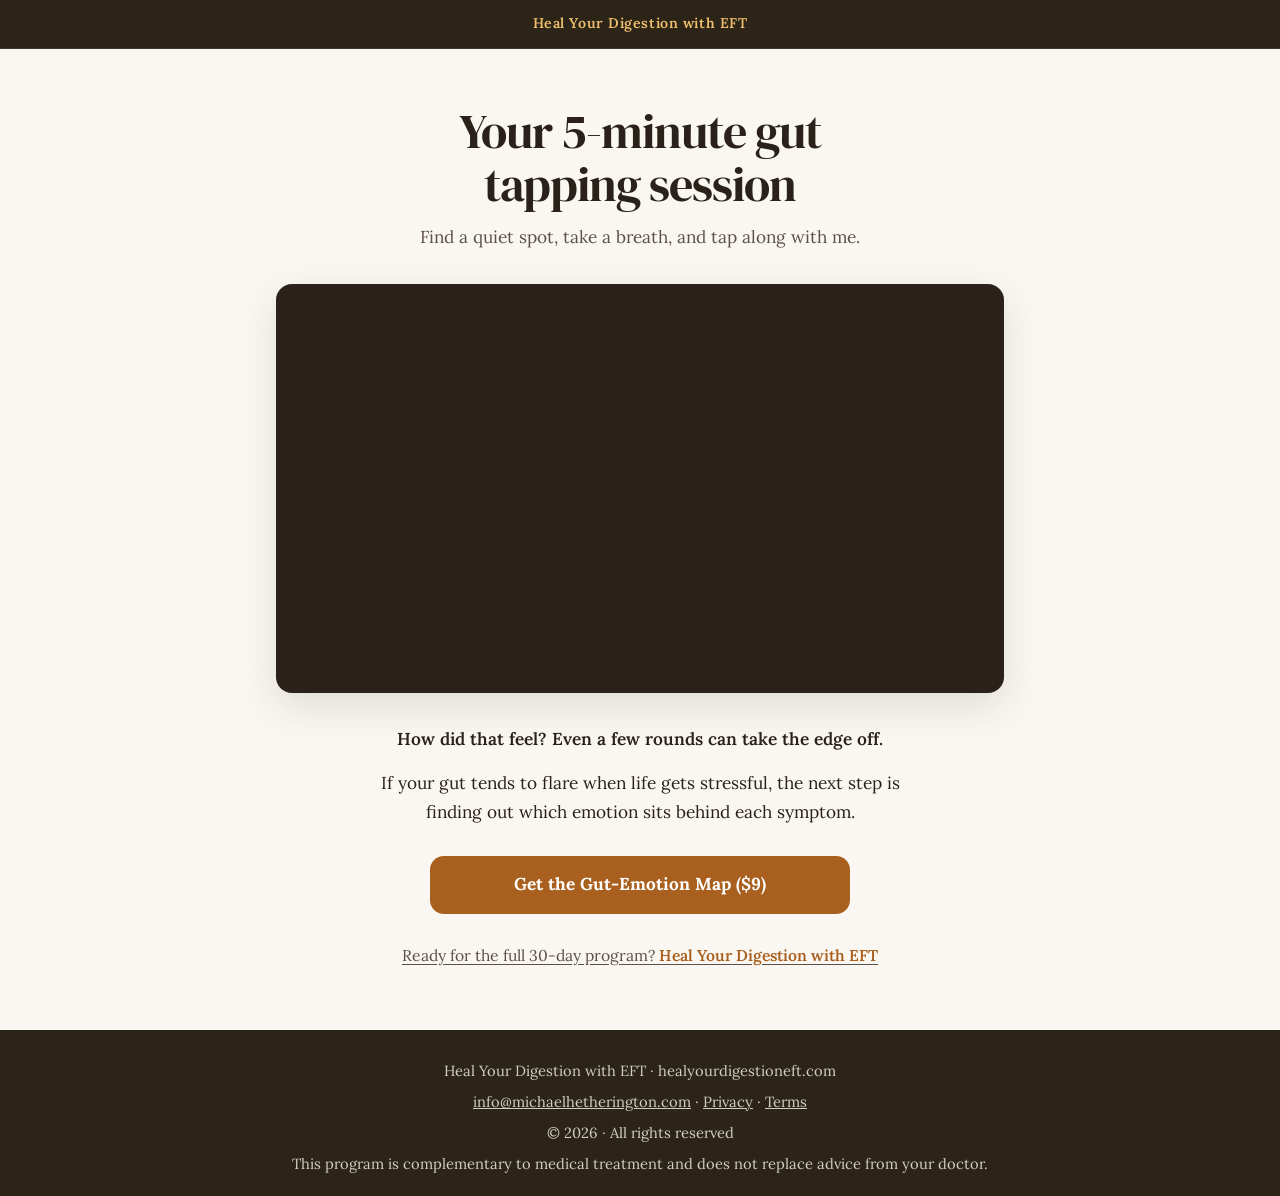
<file: gut-tapping-session.html>
<!DOCTYPE html>
<html lang="en">
<head>
  <meta charset="UTF-8" />
  <meta name="viewport" content="width=device-width, initial-scale=1.0" />

  <!-- Google tag (gtag.js) -->
  <script async src="https://www.googletagmanager.com/gtag/js?id=G-6HFTYSBJ0B"></script>
  <script>
    window.dataLayer = window.dataLayer || [];
    function gtag(){dataLayer.push(arguments);}
    gtag('js', new Date());

    /* Main property - one property across every domain, with cross-domain linking. */
    gtag('config', 'G-6HFTYSBJ0B', {
      linker: { domains: [
        'michaelhetherington.com',
        'www.michaelhetherington.com',
        'healyourselfeft.com',
        'healyourdigestioneft.com',
        'eftpractitionertraining.com',
        'mindbodymedicineacademy.onlinecoursehost.com',
        'zylvie.com'
      ] }
    });

    /* Google Ads - for remarketing only. No conversion fires on this page. */
    gtag('config', 'AW-1016615342');
  </script>

  <meta name="robots" content="noindex, follow" />
  <meta name="description" content="A free 5-minute EFT tapping session to calm your gut." />
  <title>Your 5-Minute Gut Tapping Session | Heal Your Digestion with EFT</title>
  <link rel="icon" type="image/png" href="assets/favicon.png" />
  <link rel="apple-touch-icon" href="assets/favicon.png" />
  <link rel="preconnect" href="https://fonts.googleapis.com" />
  <link rel="preconnect" href="https://fonts.gstatic.com" crossorigin />
  <link rel="preconnect" href="https://www.youtube-nocookie.com" />
  <link rel="preload" href="https://fonts.googleapis.com/css2?family=Lora:wght@400;500;600;700&family=DM+Serif+Display&display=swap" as="style" onload="this.onload=null;this.rel='stylesheet'" />
  <noscript><link rel="stylesheet" href="https://fonts.googleapis.com/css2?family=Lora:wght@400;500;600;700&family=DM+Serif+Display&display=swap" /></noscript>

  <style>
    :root {
      color-scheme: light;
      --bg: #FAF7F2;
      --dark: #2A211A;
      --ink: #2A211A;
      --muted: #5C5048;
      --btn: #A9601F;
      --btn-hover: #8A4D18;
      font-family: 'Lora', Georgia, serif;
      color: var(--ink);
      background: var(--bg);
    }

    * { box-sizing: border-box; }

    html, body {
      margin: 0;
      padding: 0;
      background: var(--bg);
      min-height: 100%;
      line-height: 1.7;
      font-size: 1rem;
    }

    body { display: flex; flex-direction: column; min-height: 100vh; }

    /* --- Header --- */
    header {
      background: #2C2416;
      border-bottom: 1px solid rgba(255,255,255,0.08);
    }

    .header-inner {
      display: flex;
      align-items: center;
      justify-content: center;
      padding: 0.75rem 2rem;
    }

    .header-brand {
      font-family: 'Lora', serif;
      font-size: 0.88rem;
      font-weight: 600;
      color: #F0C070;
      letter-spacing: 0.04em;
      text-decoration: none;
    }

    /* --- Main --- */
    .page-wrap {
      flex: 1;
      width: 100%;
      max-width: 760px;
      margin: 0 auto;
      padding: 36px 16px 56px;
      text-align: center;
    }

    h1 {
      font-family: 'DM Serif Display', serif;
      font-weight: 400;
      font-size: clamp(2rem, 6vw, 3rem);
      line-height: 1.1;
      letter-spacing: -0.02em;
      margin: 0 auto 12px;
      max-width: 620px;
      color: var(--ink);
      text-wrap: balance;
    }

    .lede {
      margin: 0 auto 24px;
      max-width: 520px;
      font-size: 1.08rem;
      color: var(--muted);
      text-wrap: balance;
    }

    /* --- Video --- */
    .video-frame {
      position: relative;
      width: 100%;
      aspect-ratio: 16 / 9;
      border-radius: 16px;
      overflow: hidden;
      background: var(--dark);
      box-shadow: 0 14px 38px rgba(44, 36, 22, 0.12);
    }

    .video-frame iframe {
      position: absolute;
      inset: 0;
      width: 100%;
      height: 100%;
      border: 0;
    }

    /* --- After the video --- */
    .after {
      max-width: 560px;
      margin: 32px auto 0;
    }

    .after p {
      margin: 0 0 14px;
      font-size: 1.08rem;
      text-wrap: pretty;
    }

    .after .feel {
      font-weight: 600;
    }

    /* --- Button (same as the main site's .btn) --- */
    .btn {
      display: flex;
      align-items: center;
      justify-content: center;
      width: 100%;
      max-width: 420px;
      min-height: 58px;
      margin: 28px auto 0;
      padding: 12px 22px;
      background: var(--btn);
      color: #FFFFFF;
      font-family: inherit;
      font-size: 1.08rem;
      font-weight: 700;
      line-height: 1.3;
      text-align: center;
      text-decoration: none;
      border-radius: 14px;
      transition: background 0.2s ease;
    }

    .btn:hover { background: var(--btn-hover); }

    .text-link {
      display: inline-block;
      margin: 22px auto 0;
      max-width: 560px;
      text-wrap: balance;
      padding: 6px 0;
      font-size: 0.98rem;
      color: var(--muted);
      text-underline-offset: 3px;
    }

    .text-link strong { color: var(--btn); font-weight: 600; }

    .text-link:hover strong { color: var(--btn-hover); }

    /* --- Footer --- */
    footer {
      background: #2C2416;
      color: #FAF7F2;
      padding: 28px 0 14px;
      font-size: 0.92rem;
      text-align: center;
      line-height: 1.7;
    }

    .footer-inner {
      max-width: 1100px;
      margin: 0 auto;
      padding: 0 20px;
    }

    footer p {
      color: rgba(250, 247, 242, 0.8);
      margin: 0 0 6px;
    }

    footer a {
      color: rgba(250, 247, 242, 0.8);
    }

    @media (min-width: 640px) {
      .page-wrap { padding-top: 56px; }
      .lede { margin-bottom: 32px; }
    }
  </style>
</head>
<body>

  <header>
    <div class="header-inner">
      <span class="header-brand">Heal Your Digestion with EFT</span>
    </div>
  </header>

  <main class="page-wrap">
    <h1>Your 5-minute gut tapping session</h1>
    <p class="lede">Find a quiet spot, take a breath, and tap along with me.</p>

    <div class="video-frame">
      <iframe id="tapping-video"
        src="https://www.youtube-nocookie.com/embed/Ow1pC7PL9sw?rel=0&amp;enablejsapi=1&amp;playsinline=1"
        title="Your 5-minute gut tapping session"
        allow="accelerometer; autoplay; clipboard-write; encrypted-media; gyroscope; picture-in-picture; web-share"
        referrerpolicy="strict-origin-when-cross-origin"
        allowfullscreen></iframe>
    </div>

    <div class="after">
      <p class="feel">How did that feel? Even a few rounds can take the edge off.</p>
      <p>If your gut tends to flare when life gets stressful, the next step is finding out which emotion sits behind each symptom.</p>
    </div>

    <a class="btn" id="map-link" data-cta="gut_emotion_map" href="https://zylvie.com/michaelhetherington/p/gut-emotion-map">Get the Gut-Emotion Map ($9)</a>

    <a class="text-link" id="program-link" data-cta="program" href="/#program">Ready for the full 30-day program? <strong>Heal Your Digestion with EFT</strong></a>
  </main>

  <footer>
    <div class="footer-inner">
      <p>Heal Your Digestion with EFT · healyourdigestioneft.com</p>
      <p><a href="mailto:info@michaelhetherington.com">info@michaelhetherington.com</a> · <a href="privacy.html">Privacy</a> · <a href="terms.html">Terms</a></p>
      <p>© 2026 · All rights reserved</p>
      <p>This program is complementary to medical treatment and does not replace advice from your doctor.</p>
    </div>
  </footer>

  <script>
    /* The page URL keeps its UTMs; they are copied onto the Zylvie link now, at load,
       so gtag can still add its _gl cross-domain parameter when the link is clicked. */
    (function () {
      var a = document.getElementById('map-link');
      try {
        var q = new URLSearchParams(location.search);
        var u = new URL(a.href);
        q.forEach(function (v, k) {
          if (/^utm_[a-z0-9_]+$/.test(k) && v) u.searchParams.set(k, v.slice(0, 200));
        });
        a.href = u.toString();
      } catch (e) {}
    })();

    /* GA4 cta_click, with a label for each link. */
    Array.prototype.forEach.call(document.querySelectorAll('[data-cta]'), function (a) {
      a.addEventListener('click', function () {
        try {
          gtag('event', 'cta_click', { cta_label: a.getAttribute('data-cta'), link_url: a.href });
        } catch (e) {}
      });
    });

    /* GA4 video_start, once per page view, from the YouTube iframe API. */
    (function () {
      var sent = false;
      window.onYouTubeIframeAPIReady = function () {
        new YT.Player('tapping-video', {
          events: {
            onStateChange: function (e) {
              if (sent || e.data !== YT.PlayerState.PLAYING) return;
              sent = true;
              try {
                gtag('event', 'video_start', {
                  video_id: 'Ow1pC7PL9sw',
                  video_title: 'Your 5-minute gut tapping session'
                });
              } catch (err) {}
            }
          }
        });
      };
      var s = document.createElement('script');
      s.src = 'https://www.youtube.com/iframe_api';
      s.async = true;
      document.body.appendChild(s);
    })();
  </script>

  <!-- Meta Pixel Code -->
  <script>
  !function(f,b,e,v,n,t,s)
  {if(f.fbq)return;n=f.fbq=function(){n.callMethod?
  n.callMethod.apply(n,arguments):n.queue.push(arguments)};
  if(!f._fbq)f._fbq=n;n.push=n;n.loaded=!0;n.version='2.0';
  n.queue=[];t=b.createElement(e);t.async=!0;
  t.src=v;s=b.getElementsByTagName(e)[0];
  s.parentNode.insertBefore(t,s)}(window,document,'script',
  'https://connect.facebook.net/en_US/fbevents.js');
  fbq('init', '1017196089549728');
  fbq('track', 'PageView');
  </script>
  <noscript><img height="1" width="1" style="display:none"
  src="https://www.facebook.com/tr?id=1017196089549728&ev=PageView&noscript=1"
  /></noscript>
  <!-- End Meta Pixel Code -->
</body>
</html>
</file>
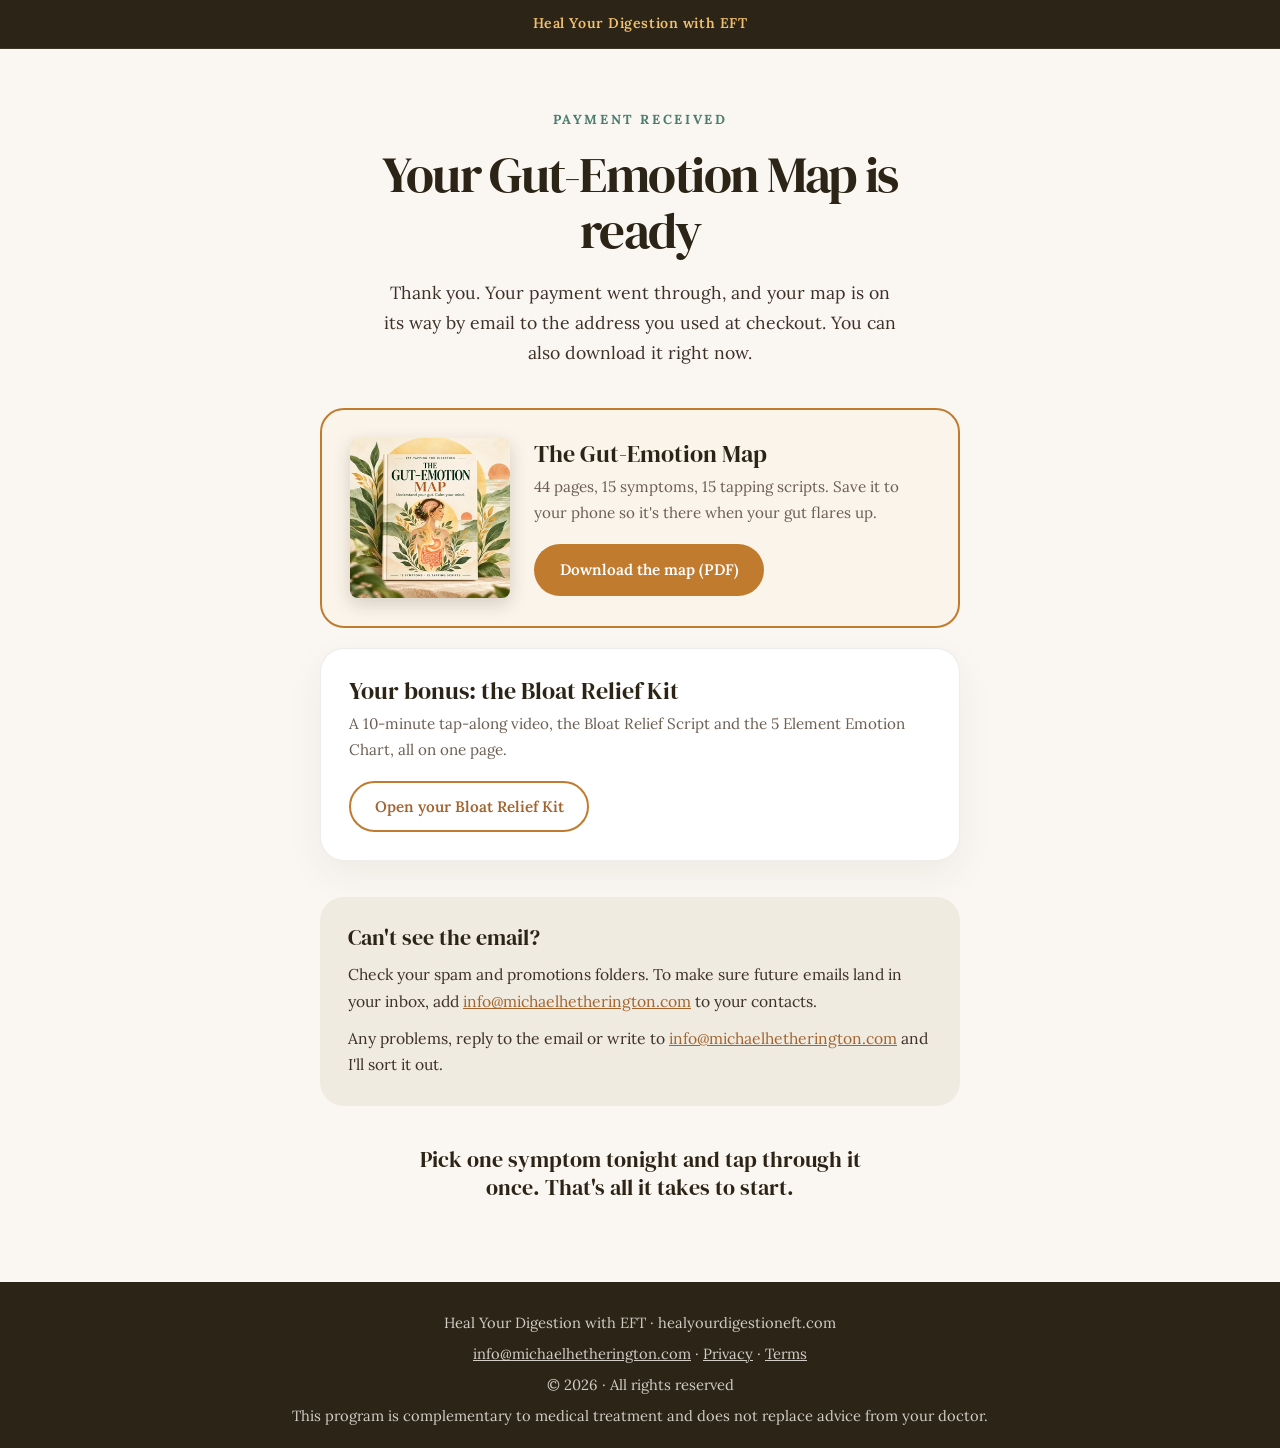
<file: map-success.html>
<!DOCTYPE html>
<html lang="en">
<head>
  <meta charset="UTF-8" />
  <meta name="viewport" content="width=device-width, initial-scale=1.0" />

  <!-- Google tag (gtag.js) -->
  <script async src="https://www.googletagmanager.com/gtag/js?id=G-6HFTYSBJ0B"></script>
  <script>
    window.dataLayer = window.dataLayer || [];
    function gtag(){dataLayer.push(arguments);}
    gtag('js', new Date());
    gtag('config', 'G-6HFTYSBJ0B', {
      linker: { domains: [
        'michaelhetherington.com','www.michaelhetherington.com',
        'healyourselfeft.com','healyourdigestioneft.com',
        'eftpractitionertraining.com',
        'mindbodymedicineacademy.onlinecoursehost.com',
        'zylvie.com'
      ] }
    });
    gtag('config', 'AW-1016615342');
  </script>
  <script>
    (function () {
      var PRICE = 9; // this page's price in USD
      var params = new URLSearchParams(window.location.search);
      if (params.get('src') !== 'zylvie-gutmap') return; // same check as the GA4 purchase below
      var value = parseFloat(params.get('v')) || PRICE;
      var key = 'purchase_tracked_' + window.location.pathname;
      try { if (localStorage.getItem(key)) return; localStorage.setItem(key, '1'); } catch (e) {}
      gtag('event', 'conversion', {
        send_to: 'AW-1016615342/ALsDCIH2k6UdEK6j4eQD',
        value: value,
        currency: 'USD'
      });
    })();
  </script>

  <!-- Where Zylvie sends Map buyers after checkout (?src=zylvie-gutmap).
       Zylvie also emails the PDF, so this page is a confirmation and a backup.
       Keep it out of search, out of the sitemap and unlinked from the site.
       The purchase event at the bottom only fires with src=zylvie-gutmap. -->
  <meta name="robots" content="noindex, nofollow" />
  <meta name="referrer" content="no-referrer" />
  <title>Your Gut-Emotion Map is ready</title>
  <link rel="icon" type="image/png" href="assets/favicon.png" />
  <link rel="apple-touch-icon" href="assets/favicon.png" />
  <link rel="preconnect" href="https://fonts.googleapis.com" />
  <link rel="preconnect" href="https://fonts.gstatic.com" crossorigin />
  <link rel="preload" href="https://fonts.googleapis.com/css2?family=Lora:wght@400;500;600&family=DM+Serif+Display&display=swap" as="style" onload="this.onload=null;this.rel='stylesheet'" />
  <noscript><link rel="stylesheet" href="https://fonts.googleapis.com/css2?family=Lora:wght@400;500;600&family=DM+Serif+Display&display=swap" /></noscript>

  <style>
    :root {
      color-scheme: light;
      font-family: 'Lora', Georgia, serif;
      color: #2C2416;
      background: #FAF7F2;
    }

    * { box-sizing: border-box; }

    html, body {
      margin: 0;
      padding: 0;
      background: #FAF7F2;
      min-height: 100%;
      line-height: 1.7;
      font-size: 1rem;
    }

    /* --- Header --- */
    header {
      background: #2C2416;
      border-bottom: 1px solid rgba(255,255,255,0.08);
    }

    .header-inner {
      display: flex;
      align-items: center;
      justify-content: center;
      padding: 0.75rem 2rem;
    }

    .header-brand {
      font-family: 'Lora', serif;
      font-size: 0.88rem;
      font-weight: 600;
      color: #F0C070;
      letter-spacing: 0.04em;
    }

    /* --- Main --- */
    .page-wrap {
      max-width: 680px;
      margin: 0 auto;
      padding: 60px 20px 80px;
      text-align: center;
    }

    .section-label {
      text-transform: uppercase;
      letter-spacing: 0.2em;
      color: #4A7C6F;
      font-size: 0.82rem;
      font-weight: 700;
      margin: 0 0 16px;
    }

    h1 {
      font-family: 'DM Serif Display', serif;
      font-weight: 400;
      font-size: clamp(2.2rem, 6vw, 3.2rem);
      line-height: 1.08;
      letter-spacing: -0.03em;
      margin: 0 0 20px;
      color: #2C2416;
    }

    .subtitle {
      font-size: 1.1rem;
      color: #3D3027;
      margin: 0 auto 40px;
      max-width: 520px;
    }

    /* --- Download cards --- */
    .card {
      background: #fff;
      border: 1px solid rgba(44, 36, 22, 0.08);
      border-radius: 24px;
      padding: 28px;
      box-shadow: 0 14px 38px rgba(44, 36, 22, 0.06);
      text-align: left;
      display: flex;
      gap: 24px;
      align-items: center;
      margin-bottom: 20px;
    }

    .card--map {
      background: #FBF4EA;
      border: 2px solid #C17B2F;
      box-shadow: none;
    }

    .card img {
      flex: 0 0 160px;
      width: 160px;
      height: auto;
      border-radius: 8px;
      box-shadow: 0 6px 18px rgba(44, 36, 22, 0.18);
    }

    .card-body { flex: 1; min-width: 0; }

    .card h2 {
      font-family: 'DM Serif Display', serif;
      font-weight: 400;
      font-size: 1.5rem;
      line-height: 1.2;
      margin: 0 0 6px;
      color: #2C2416;
    }

    .card p {
      margin: 0 0 18px;
      color: #6B5E52;
      font-size: 0.95rem;
    }

    .btn {
      display: inline-block;
      background: #C17B2F;
      color: #FFFFFF;
      font-weight: 600;
      font-size: 0.95rem;
      padding: 0.8rem 1.6rem;
      border-radius: 50px;
      text-decoration: none;
      transition: background 0.2s ease;
    }

    .btn:hover { background: #A36530; }

    .btn--ghost {
      background: transparent;
      color: #A36530;
      border: 2px solid #C17B2F;
      padding: calc(0.8rem - 2px) calc(1.6rem - 2px);
    }

    .btn--ghost:hover { background: #C17B2F; color: #FFFFFF; }

    /* --- Inbox note --- */
    .note {
      background: #F0EBE1;
      border-radius: 24px;
      padding: 28px;
      text-align: left;
      margin-top: 36px;
      color: #3D3027;
    }

    .note h2 {
      font-family: 'DM Serif Display', serif;
      font-weight: 400;
      font-size: 1.35rem;
      line-height: 1.2;
      margin: 0 0 10px;
      color: #2C2416;
    }

    .note p { margin: 0 0 10px; font-size: 0.98rem; }
    .note p:last-child { margin-bottom: 0; }

    .note a,
    .help a {
      color: #A36530;
      overflow-wrap: anywhere;
    }

    .encourage {
      font-family: 'DM Serif Display', serif;
      font-size: 1.35rem;
      line-height: 1.3;
      color: #2C2416;
      max-width: 480px;
      margin: 40px auto 0;
    }

    .help {
      margin: 20px 0 0;
      font-size: 0.88rem;
      color: #6B5E52;
    }

    /* --- Footer --- */
    footer {
      background: #2C2416;
      color: #FAF7F2;
      padding: 28px 0 14px;
      font-size: 0.92rem;
      text-align: center;
      line-height: 1.7;
    }

    .footer-inner {
      max-width: 1100px;
      margin: 0 auto;
      padding: 0 20px;
    }

    footer p {
      color: rgba(250, 247, 242, 0.8);
      margin: 0 0 6px;
    }

    footer a {
      color: rgba(250, 247, 242, 0.8);
      overflow-wrap: anywhere;
    }

    @media (max-width: 520px) {
      .page-wrap {
        padding: 44px 16px 64px;
      }
      .card {
        flex-direction: column;
        text-align: center;
        padding: 24px 20px;
      }
      .note {
        padding: 24px 20px;
      }
      .btn {
        display: block;
        text-align: center;
      }
    }
  </style>
</head>
<body>

  <header>
    <div class="header-inner">
      <span class="header-brand">Heal Your Digestion with EFT</span>
    </div>
  </header>

  <main class="page-wrap">

    <p class="section-label">Payment received</p>
    <h1>Your Gut-Emotion Map is ready</h1>
    <p class="subtitle">Thank you. Your payment went through, and your map is on its way by email to the address you used at checkout. You can also download it right now.</p>

    <div class="card card--map">
      <img src="assets/gut-emotion-map-300.webp" srcset="assets/gut-emotion-map-300.webp 300w, assets/gut-emotion-map-600.webp 600w" sizes="160px" width="300" height="300" alt="The Gut-Emotion Map: 15 symptoms, 15 tapping scripts" decoding="async" />
      <div class="card-body">
        <h2>The Gut-Emotion Map</h2>
        <p>44 pages, 15 symptoms, 15 tapping scripts. Save it to your phone so it's there when your gut flares up.</p>
        <a class="btn" href="https://drive.google.com/uc?export=download&amp;id=1XBTLI6ArD_6GtJWsCnrD5xpBsgRScZnn" target="_blank" rel="noopener noreferrer">Download the map (PDF)</a>
      </div>
    </div>

    <div class="card">
      <div class="card-body">
        <h2>Your bonus: the Bloat Relief Kit</h2>
        <p>A 10-minute tap-along video, the Bloat Relief Script and the 5 Element Emotion Chart, all on one page.</p>
        <a class="btn btn--ghost" href="https://healyourdigestioneft.com/gut-script.html">Open your Bloat Relief Kit</a>
      </div>
    </div>

    <div class="note">
      <h2>Can't see the email?</h2>
      <p>Check your spam and promotions folders. To make sure future emails land in your inbox, add <a href="mailto:info@michaelhetherington.com">info@michaelhetherington.com</a> to your contacts.</p>
      <p>Any problems, reply to the email or write to <a href="mailto:info@michaelhetherington.com">info@michaelhetherington.com</a> and I'll sort it out.</p>
    </div>

    <p class="encourage">Pick one symptom tonight and tap through it once. That's all it takes to start.</p>

  </main>

  <footer>
    <div class="footer-inner">
      <p>Heal Your Digestion with EFT · healyourdigestioneft.com</p>
      <p><a href="mailto:info@michaelhetherington.com">info@michaelhetherington.com</a> · <a href="privacy.html">Privacy</a> · <a href="terms.html">Terms</a></p>
      <p>© 2026 · All rights reserved</p>
      <p>This program is complementary to medical treatment and does not replace advice from your doctor.</p>
    </div>
  </footer>

<script>
(function () {
  try {
    var q = new URLSearchParams(window.location.search);
    if (q.get('src') !== 'zylvie-gutmap') return;

    // Drop src from the address bar, so a bookmark of this page can't record another sale
    try { q.delete('src'); history.replaceState(null, '', location.pathname + (q.toString() ? '?' + q.toString() : '') + location.hash); } catch (e) {}

    var KEY = 'gutmap_purchase_fired';
    var already = false;
    try { already = sessionStorage.getItem(KEY) === '1'; } catch (e) {}
    if (already) return;

    var txn = 'gm-' + Date.now() + '-' + Math.random().toString(36).slice(2, 8);

    if (typeof gtag === 'function') {
      gtag('event', 'purchase', {
        transaction_id: txn,
        value: 9,
        currency: 'USD',
        items: [{ item_name: 'Gut-Emotion Map', price: 9, quantity: 1 }]
      });
    }

    try { sessionStorage.setItem(KEY, '1'); } catch (e) {}
  } catch (e) {}
})();
</script>
</body>
</html>
</file>
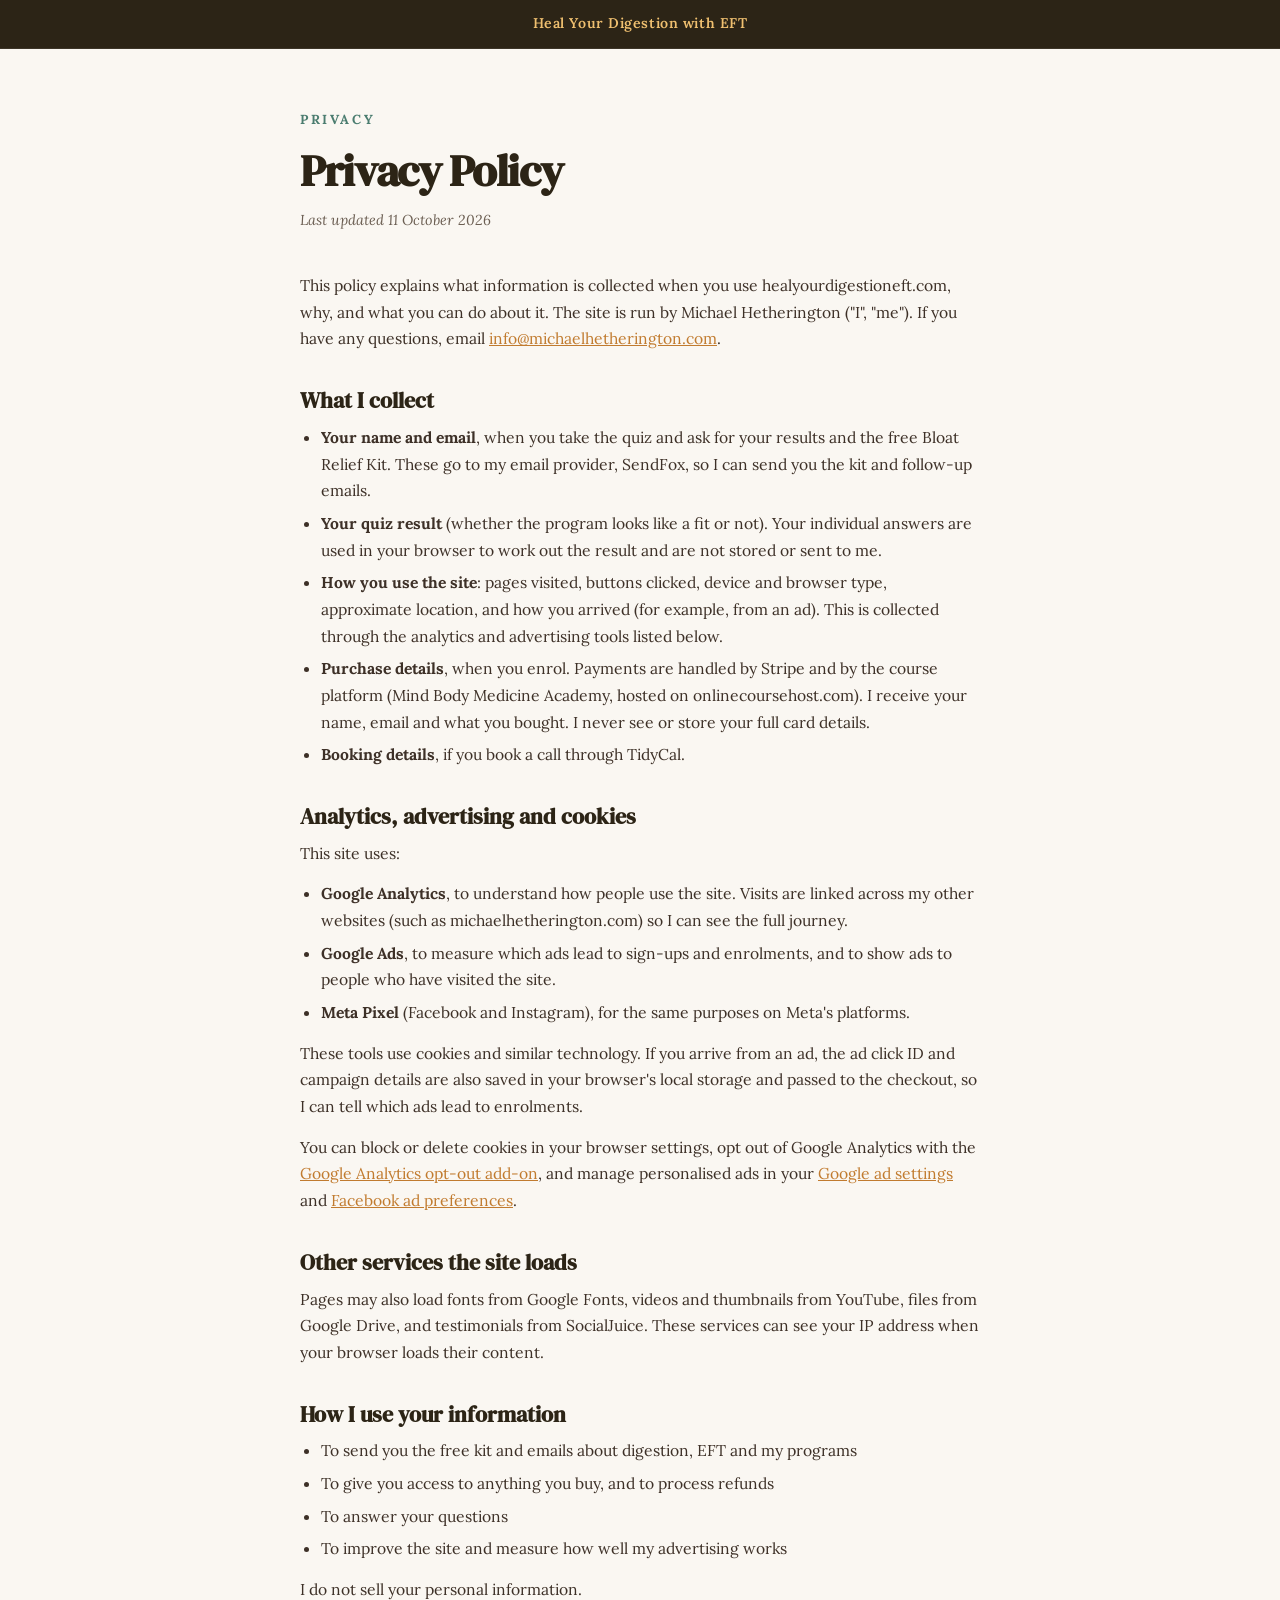
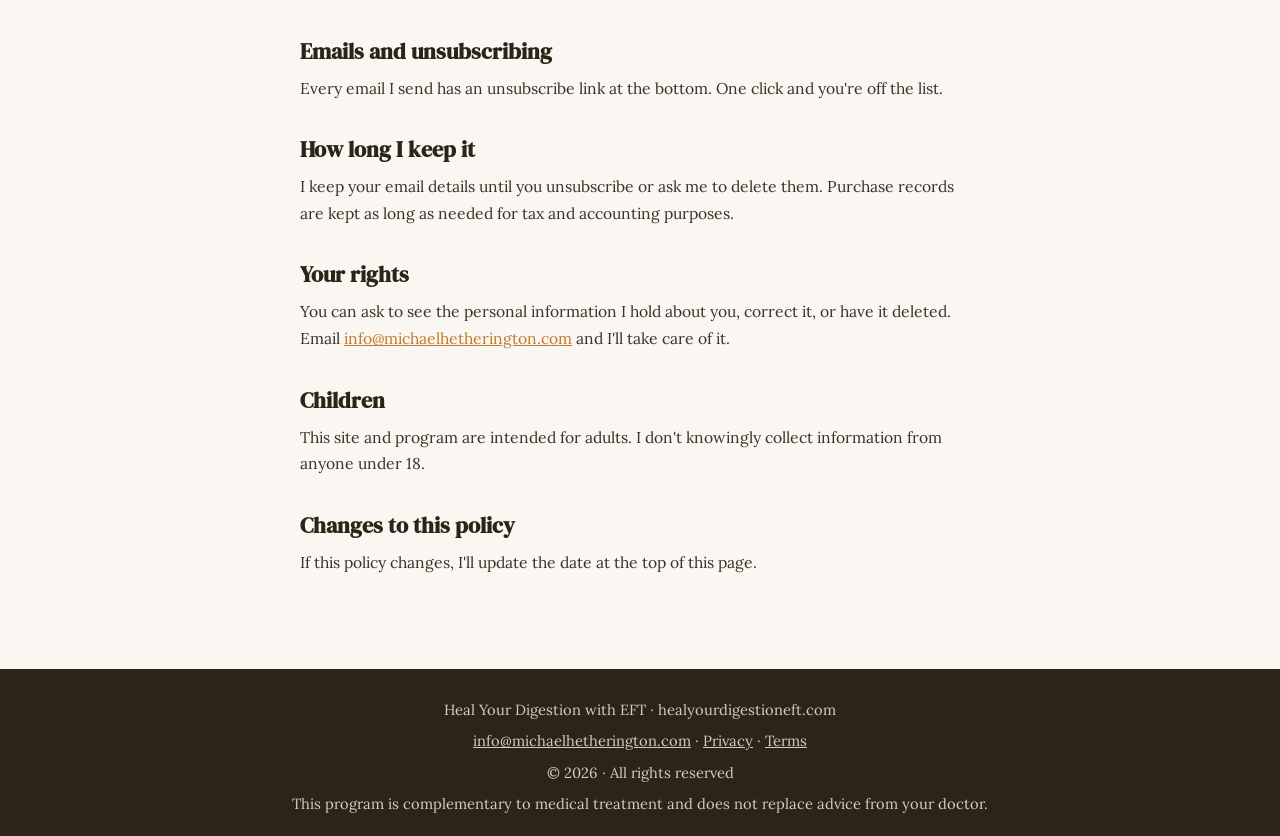
<file: privacy.html>
<!DOCTYPE html>
<html lang="en">
<head>
  <meta charset="UTF-8" />
  <meta name="viewport" content="width=device-width, initial-scale=1.0" />

  <!-- Google tag (gtag.js) -->
  <script async src="https://www.googletagmanager.com/gtag/js?id=G-6HFTYSBJ0B"></script>
  <script>
    window.dataLayer = window.dataLayer || [];
    function gtag(){dataLayer.push(arguments);}
    gtag('js', new Date());

    /* Main property - one property across every domain, with cross-domain linking. */
    gtag('config', 'G-6HFTYSBJ0B', {
      linker: { domains: [
        'michaelhetherington.com',
        'www.michaelhetherington.com',
        'healyourselfeft.com',
        'healyourdigestioneft.com',
        'eftpractitionertraining.com',
        'mindbodymedicineacademy.onlinecoursehost.com',
        'zylvie.com'
      ] }
    });

    /* Google Ads. */
    gtag('config', 'AW-1016615342');
  </script>

  <meta name="description" content="How healyourdigestioneft.com collects, uses and protects your information." />

  <title>Privacy Policy | Heal Your Digestion with EFT</title>
  <link rel="icon" type="image/png" href="assets/favicon.png" />
  <link rel="apple-touch-icon" href="assets/favicon.png" />
  <link rel="preconnect" href="https://fonts.googleapis.com" />
  <link rel="preconnect" href="https://fonts.gstatic.com" crossorigin />
  <link rel="preload" href="https://fonts.googleapis.com/css2?family=Lora:wght@400;500;600&family=DM+Serif+Display&display=swap" as="style" onload="this.onload=null;this.rel='stylesheet'" />
  <noscript><link rel="stylesheet" href="https://fonts.googleapis.com/css2?family=Lora:wght@400;500;600&family=DM+Serif+Display&display=swap" /></noscript>

  <style>
    :root {
      color-scheme: light;
      font-family: 'Lora', Georgia, serif;
      color: #2C2416;
      background: #FAF7F2;
    }

    * { box-sizing: border-box; }

    html, body {
      margin: 0;
      padding: 0;
      background: #FAF7F2;
      min-height: 100%;
      line-height: 1.7;
      font-size: 1rem;
    }

    header {
      background: #2C2416;
      border-bottom: 1px solid rgba(255,255,255,0.08);
    }

    .header-inner {
      display: flex;
      align-items: center;
      justify-content: center;
      padding: 0.75rem 2rem;
    }

    .header-brand {
      font-family: 'Lora', serif;
      font-size: 0.88rem;
      font-weight: 600;
      color: #F0C070;
      letter-spacing: 0.04em;
      text-decoration: none;
    }

    .page-wrap {
      max-width: 720px;
      margin: 0 auto;
      padding: 60px 20px 80px;
    }

    .section-label {
      text-transform: uppercase;
      letter-spacing: 0.2em;
      color: #4A7C6F;
      font-size: 0.82rem;
      font-weight: 700;
      margin: 0 0 16px;
    }

    h1 {
      font-family: 'DM Serif Display', serif;
      font-size: clamp(2rem, 6vw, 2.8rem);
      line-height: 1.08;
      letter-spacing: -0.03em;
      margin: 0 0 12px;
    }

    .updated {
      color: #6B5E52;
      font-size: 0.9rem;
      font-style: italic;
      margin: 0 0 40px;
    }

    .legal h2 {
      font-family: 'DM Serif Display', serif;
      font-size: 1.35rem;
      line-height: 1.2;
      margin: 36px 0 10px;
    }

    .legal p, .legal li {
      color: #3D3027;
      font-size: 0.98rem;
    }

    .legal p { margin: 0 0 14px; }
    .legal ul { margin: 0 0 14px; padding-left: 1.3rem; }
    .legal li + li { margin-top: 6px; }
    .legal a { color: #C17B2F; overflow-wrap: anywhere; }

    footer {
      background: #2C2416;
      color: #FAF7F2;
      padding: 28px 0 14px;
      font-size: 0.92rem;
      text-align: center;
      line-height: 1.7;
    }

    .footer-inner {
      max-width: 1100px;
      margin: 0 auto;
      padding: 0 20px;
    }

    footer p {
      color: rgba(250, 247, 242, 0.8);
      margin: 0 0 6px;
    }

    footer a { color: rgba(250, 247, 242, 0.8); }
  </style>
</head>
<body>

  <header>
    <div class="header-inner">
      <a class="header-brand" href="index.html">Heal Your Digestion with EFT</a>
    </div>
  </header>

  <main class="page-wrap">
    <p class="section-label">Privacy</p>
    <h1>Privacy Policy</h1>
    <p class="updated">Last updated 11 October 2026</p>

    <div class="legal">
      <p>This policy explains what information is collected when you use healyourdigestioneft.com, why, and what you can do about it. The site is run by Michael Hetherington ("I", "me"). If you have any questions, email <a href="mailto:info@michaelhetherington.com">info@michaelhetherington.com</a>.</p>

      <h2>What I collect</h2>
      <ul>
        <li><strong>Your name and email</strong>, when you take the quiz and ask for your results and the free Bloat Relief Kit. These go to my email provider, SendFox, so I can send you the kit and follow-up emails.</li>
        <li><strong>Your quiz result</strong> (whether the program looks like a fit or not). Your individual answers are used in your browser to work out the result and are not stored or sent to me.</li>
        <li><strong>How you use the site</strong>: pages visited, buttons clicked, device and browser type, approximate location, and how you arrived (for example, from an ad). This is collected through the analytics and advertising tools listed below.</li>
        <li><strong>Purchase details</strong>, when you enrol. Payments are handled by Stripe and by the course platform (Mind Body Medicine Academy, hosted on onlinecoursehost.com). I receive your name, email and what you bought. I never see or store your full card details.</li>
        <li><strong>Booking details</strong>, if you book a call through TidyCal.</li>
      </ul>

      <h2>Analytics, advertising and cookies</h2>
      <p>This site uses:</p>
      <ul>
        <li><strong>Google Analytics</strong>, to understand how people use the site. Visits are linked across my other websites (such as michaelhetherington.com) so I can see the full journey.</li>
        <li><strong>Google Ads</strong>, to measure which ads lead to sign-ups and enrolments, and to show ads to people who have visited the site.</li>
        <li><strong>Meta Pixel</strong> (Facebook and Instagram), for the same purposes on Meta's platforms.</li>
      </ul>
      <p>These tools use cookies and similar technology. If you arrive from an ad, the ad click ID and campaign details are also saved in your browser's local storage and passed to the checkout, so I can tell which ads lead to enrolments.</p>
      <p>You can block or delete cookies in your browser settings, opt out of Google Analytics with the <a href="https://tools.google.com/dlpage/gaoptout" target="_blank" rel="noopener noreferrer">Google Analytics opt-out add-on</a>, and manage personalised ads in your <a href="https://adssettings.google.com" target="_blank" rel="noopener noreferrer">Google ad settings</a> and <a href="https://www.facebook.com/adpreferences" target="_blank" rel="noopener noreferrer">Facebook ad preferences</a>.</p>

      <h2>Other services the site loads</h2>
      <p>Pages may also load fonts from Google Fonts, videos and thumbnails from YouTube, files from Google Drive, and testimonials from SocialJuice. These services can see your IP address when your browser loads their content.</p>

      <h2>How I use your information</h2>
      <ul>
        <li>To send you the free kit and emails about digestion, EFT and my programs</li>
        <li>To give you access to anything you buy, and to process refunds</li>
        <li>To answer your questions</li>
        <li>To improve the site and measure how well my advertising works</li>
      </ul>
      <p>I do not sell your personal information.</p>

      <h2>Emails and unsubscribing</h2>
      <p>Every email I send has an unsubscribe link at the bottom. One click and you're off the list.</p>

      <h2>How long I keep it</h2>
      <p>I keep your email details until you unsubscribe or ask me to delete them. Purchase records are kept as long as needed for tax and accounting purposes.</p>

      <h2>Your rights</h2>
      <p>You can ask to see the personal information I hold about you, correct it, or have it deleted. Email <a href="mailto:info@michaelhetherington.com">info@michaelhetherington.com</a> and I'll take care of it.</p>

      <h2>Children</h2>
      <p>This site and program are intended for adults. I don't knowingly collect information from anyone under 18.</p>

      <h2>Changes to this policy</h2>
      <p>If this policy changes, I'll update the date at the top of this page.</p>
    </div>
  </main>

  <footer>
    <div class="footer-inner">
      <p>Heal Your Digestion with EFT · healyourdigestioneft.com</p>
      <p><a href="mailto:info@michaelhetherington.com">info@michaelhetherington.com</a> · <a href="privacy.html">Privacy</a> · <a href="terms.html">Terms</a></p>
      <p>© 2026 · All rights reserved</p>
      <p>This program is complementary to medical treatment and does not replace advice from your doctor.</p>
    </div>
  </footer>

</body>
</html>
</file>
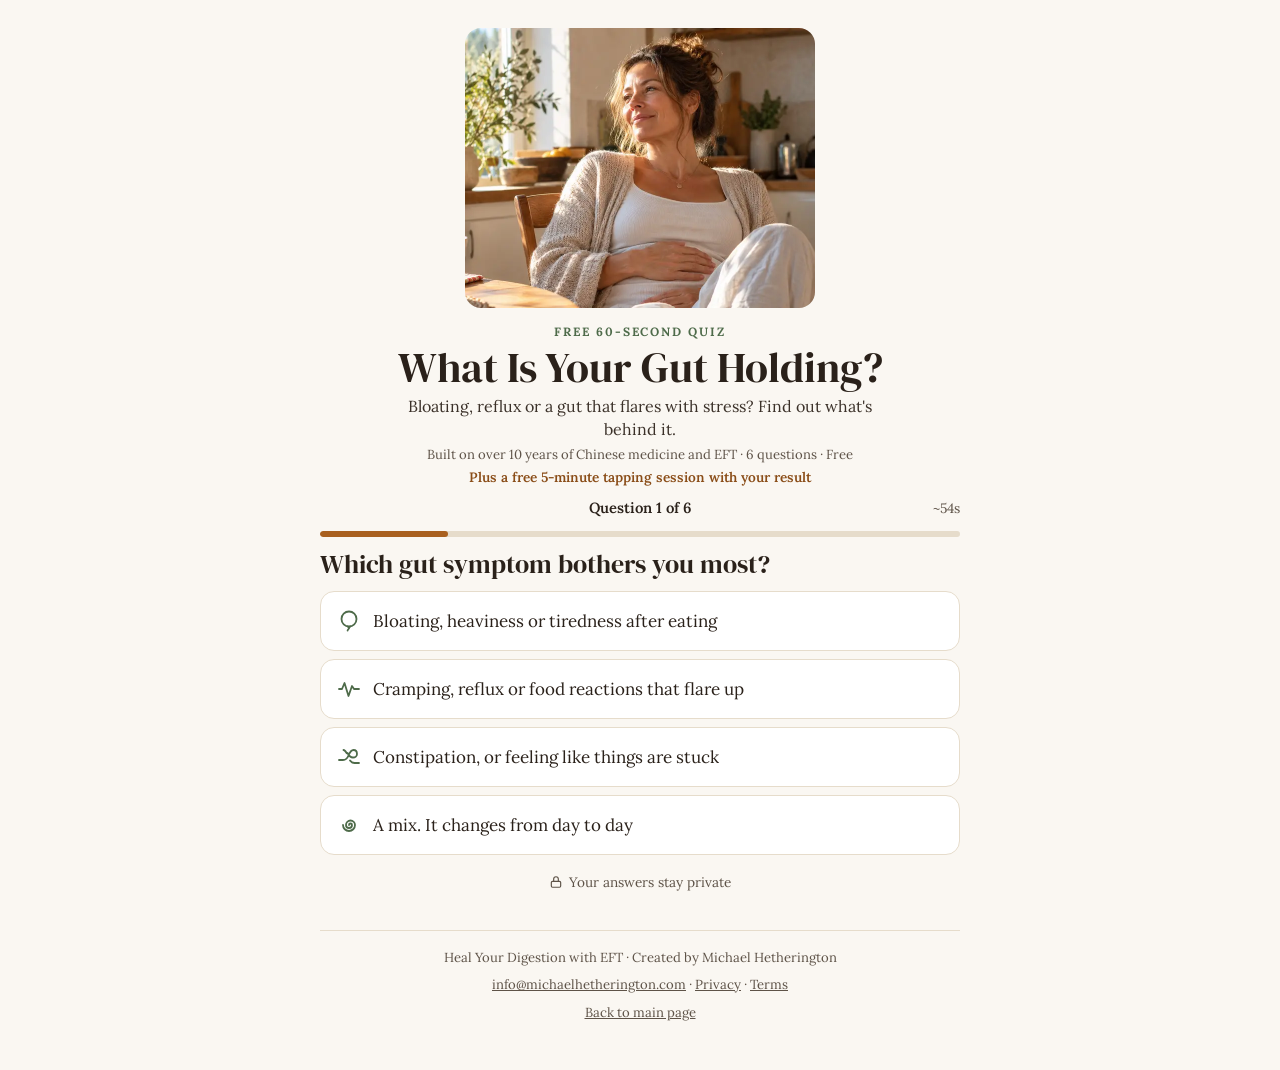
<file: quiz-yt.html>
<!DOCTYPE html>
<html lang="en">
<head>
  <meta charset="UTF-8" />
  <meta name="viewport" content="width=device-width, initial-scale=1.0" />

  <!-- Google tag (gtag.js) -->
  <script async src="https://www.googletagmanager.com/gtag/js?id=G-6HFTYSBJ0B"></script>
  <script>
    window.dataLayer = window.dataLayer || [];
    function gtag(){dataLayer.push(arguments);}
    gtag('js', new Date());

    /* Main property - one property across every domain, with cross-domain linking. */
    gtag('config', 'G-6HFTYSBJ0B', {
      linker: { domains: [
        'michaelhetherington.com',
        'www.michaelhetherington.com',
        'healyourselfeft.com',
        'healyourdigestioneft.com',
        'eftpractitionertraining.com',
        'mindbodymedicineacademy.onlinecoursehost.com',
        'zylvie.com'
      ] }
    });

    /* Google Ads - quiz takers are the highest-intent remarketing audience. */
    gtag('config', 'AW-1016615342');
  </script>
  <script>
    /* YouTube ad version of quiz.html (read by quiz.js): its own SendFox form
       ("Gut Quiz - YT Ad D - Nov 26"), and the Ads quiz lead conversion fires once
       per confirmed signup made on this page. */
    window.QUIZ_SENDFOX_FORM = '1ww4ve';
    window.QUIZ_AW_EACH_SIGNUP = true;
  </script>
  <script>
    /* Capture ad click IDs so they survive to the checkout link later in the funnel. */
    (function () {
      var q = new URLSearchParams(location.search);
      var put = function (k, v) { try { localStorage.setItem(k, v); } catch (e) {} };
      var get = function (k) { try { return localStorage.getItem(k) || ''; } catch (e) { return ''; } };
      ['gclid', 'wbraid', 'gbraid', 'utm_source', 'utm_medium', 'utm_campaign'].forEach(function (k) {
        var v = q.get(k); if (v) put('mh_' + k, v);
      });
      var clean = function (s) { return String(s || '').replace(/[^A-Za-z0-9_-]/g, ''); };
      function clientId() {
        var m = document.cookie.match(/_ga=GA\d\.\d\.(\d+\.\d+)/);
        return m ? m[1].replace('.', '_') : '';
      }
      function reference() {
        var parts = ['c' + clean(clientId())];
        var click = get('mh_gclid') || get('mh_wbraid') || get('mh_gbraid');
        if (click) parts.push('g' + clean(click));
        var src = get('mh_utm_source');
        if (src) parts.push('s' + clean(src));
        return parts.join('-').slice(0, 195);
      }
      function decorate() {
        var ref = reference();
        if (!ref) return;
        Array.prototype.forEach.call(
          document.querySelectorAll('a[href*="buy.stripe.com"]'),
          function (a) {
            try { var u = new URL(a.href); u.searchParams.set('client_reference_id', ref); a.href = u.toString(); } catch (e) {}
          }
        );
      }
      if (document.readyState === 'loading') { document.addEventListener('DOMContentLoaded', decorate); }
      else { decorate(); }
      setTimeout(decorate, 1500);
    })();
  </script>
  <meta name="robots" content="noindex, follow" />
  <meta name="description" content="Find your Gut-Emotion Type in 60 seconds. A free quiz based on Chinese medicine, with a 30-second tapping tip for your type." />
  <title>What Is Your Gut Holding? | Free Gut-Emotion Type Quiz</title>
  <link rel="icon" type="image/png" href="assets/favicon.png" />
  <link rel="apple-touch-icon" href="assets/favicon.png" />
  <link rel="preconnect" href="https://fonts.googleapis.com" />
  <link rel="preconnect" href="https://fonts.gstatic.com" crossorigin />
  <link rel="preload" href="https://fonts.googleapis.com/css2?family=Lora:ital,wght@0,400;0,500;0,600;1,400;1,500;1,700&family=DM+Serif+Display&display=swap" as="style" onload="this.onload=null;this.rel='stylesheet'" />
  <noscript><link rel="stylesheet" href="https://fonts.googleapis.com/css2?family=Lora:ital,wght@0,400;0,500;0,600;1,400;1,500;1,700&family=DM+Serif+Display&display=swap" /></noscript>
  <link rel="stylesheet" href="quiz.css?v=20261022b" />
</head>
<body>
  <div class="quiz-wrap">

    <!-- INTRO: only on question 1 when someone lands on the quiz page directly -->
    <div class="quiz-intro" id="quiz-intro">
      <picture>
        <source type="image/webp" srcset="assets/quiz-hero-280.webp 280w, assets/quiz-hero-700.webp 700w" sizes="(min-width: 640px) 350px, 138px" />
        <img class="quiz-hero" src="assets/quiz-hero.jpg" width="350" height="280" alt="A calm woman resting her hands on her belly in a sunny kitchen" loading="eager" fetchpriority="high" decoding="async" />
      </picture>
      <span class="eyebrow">Free 60-second quiz</span>
      <h1>What Is Your Gut Holding?</h1>
      <p>Bloating, reflux or a gut that flares with stress? Find out what's behind it.</p>
      <p class="quiz-meta">Built on over 10 years of Chinese medicine and EFT · <span class="nowrap">6 questions · Free</span></p>
      <p class="quiz-bonus">Plus a free 5-minute tapping session with your result</p>
    </div>

    <!-- The questions, email gate and result come from quiz.js (shared with gut-quiz.html). -->
    <div id="quiz-app"></div>
    <script src="quiz.js?v=20261118a"></script>
    <script>
      /* Send the ad's UTMs to SendFox with the signup (shown on the contact as
         acquisition source). Saved for the tab, so they survive a reload. */
      (function () {
        var KEY = 'mh_quiz_yt_utm';
        var NAMES = ['utm_source', 'utm_medium', 'utm_campaign', 'utm_content'];
        var q = new URLSearchParams(location.search);
        var found = {};
        NAMES.forEach(function (k) { var v = q.get(k); if (v) found[k] = v.slice(0, 255); });
        if (Object.keys(found).length) {
          try { sessionStorage.setItem(KEY, JSON.stringify(found)); } catch (e) {}
        } else {
          try { found = JSON.parse(sessionStorage.getItem(KEY) || '{}') || {}; } catch (e) { found = {}; }
        }
        var form = document.getElementById('1ww4ve');
        if (!form) return;
        NAMES.forEach(function (k) {
          if (!found[k]) return;
          var input = document.createElement('input');
          input.type = 'hidden';
          input.name = 'acquisition[' + k + ']';
          input.value = found[k];
          form.appendChild(input);
        });
      })();
    </script>

    <!-- FOOTER -->
    <div class="quiz-footer">
      <p>Heal Your Digestion with EFT · Created by Michael Hetherington</p>
      <p><a href="mailto:info@michaelhetherington.com">info@michaelhetherington.com</a> · <a href="privacy.html">Privacy</a> · <a href="terms.html">Terms</a></p>
      <p><a href="index.html">Back to main page</a></p>
    </div>

  </div>

  <!-- Meta Pixel Code -->
  <script>
  !function(f,b,e,v,n,t,s)
  {if(f.fbq)return;n=f.fbq=function(){n.callMethod?
  n.callMethod.apply(n,arguments):n.queue.push(arguments)};
  if(!f._fbq)f._fbq=n;n.push=n;n.loaded=!0;n.version='2.0';
  n.queue=[];t=b.createElement(e);t.async=!0;
  t.src=v;s=b.getElementsByTagName(e)[0];
  s.parentNode.insertBefore(t,s)}(window,document,'script',
  'https://connect.facebook.net/en_US/fbevents.js');
  fbq('init', '1017196089549728');
  fbq('track', 'PageView');
  </script>
  <noscript><img height="1" width="1" style="display:none"
  src="https://www.facebook.com/tr?id=1017196089549728&ev=PageView&noscript=1"
  /></noscript>
  <!-- End Meta Pixel Code -->
</body>
</html>
</file>
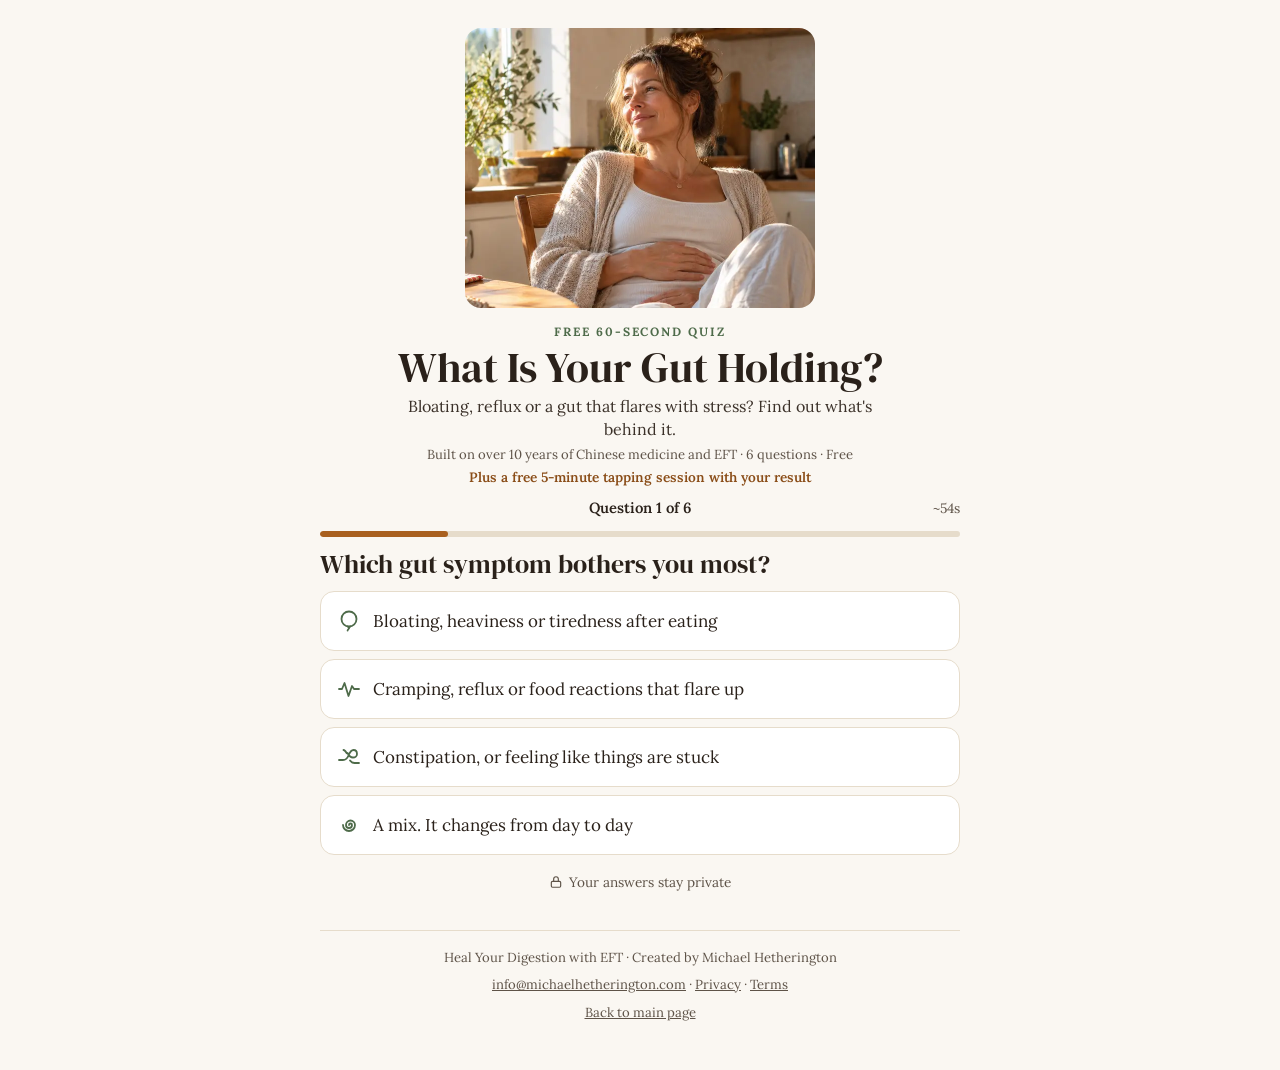
<file: quiz.html>
<!DOCTYPE html>
<html lang="en">
<head>
  <meta charset="UTF-8" />
  <meta name="viewport" content="width=device-width, initial-scale=1.0" />

  <!-- Google tag (gtag.js) -->
  <script async src="https://www.googletagmanager.com/gtag/js?id=G-6HFTYSBJ0B"></script>
  <script>
    window.dataLayer = window.dataLayer || [];
    function gtag(){dataLayer.push(arguments);}
    gtag('js', new Date());

    /* Main property - one property across every domain, with cross-domain linking. */
    gtag('config', 'G-6HFTYSBJ0B', {
      linker: { domains: [
        'michaelhetherington.com',
        'www.michaelhetherington.com',
        'healyourselfeft.com',
        'healyourdigestioneft.com',
        'eftpractitionertraining.com',
        'mindbodymedicineacademy.onlinecoursehost.com',
        'zylvie.com'
      ] }
    });

    /* Google Ads - quiz takers are the highest-intent remarketing audience. */
    gtag('config', 'AW-1016615342');
  </script>
  <script>
    /* Capture ad click IDs so they survive to the checkout link later in the funnel. */
    (function () {
      var q = new URLSearchParams(location.search);
      var put = function (k, v) { try { localStorage.setItem(k, v); } catch (e) {} };
      var get = function (k) { try { return localStorage.getItem(k) || ''; } catch (e) { return ''; } };
      ['gclid', 'wbraid', 'gbraid', 'utm_source', 'utm_medium', 'utm_campaign'].forEach(function (k) {
        var v = q.get(k); if (v) put('mh_' + k, v);
      });
      var clean = function (s) { return String(s || '').replace(/[^A-Za-z0-9_-]/g, ''); };
      function clientId() {
        var m = document.cookie.match(/_ga=GA\d\.\d\.(\d+\.\d+)/);
        return m ? m[1].replace('.', '_') : '';
      }
      function reference() {
        var parts = ['c' + clean(clientId())];
        var click = get('mh_gclid') || get('mh_wbraid') || get('mh_gbraid');
        if (click) parts.push('g' + clean(click));
        var src = get('mh_utm_source');
        if (src) parts.push('s' + clean(src));
        return parts.join('-').slice(0, 195);
      }
      function decorate() {
        var ref = reference();
        if (!ref) return;
        Array.prototype.forEach.call(
          document.querySelectorAll('a[href*="buy.stripe.com"]'),
          function (a) {
            try { var u = new URL(a.href); u.searchParams.set('client_reference_id', ref); a.href = u.toString(); } catch (e) {}
          }
        );
      }
      if (document.readyState === 'loading') { document.addEventListener('DOMContentLoaded', decorate); }
      else { decorate(); }
      setTimeout(decorate, 1500);
    })();
  </script>
  <meta name="description" content="Find your Gut-Emotion Type in 60 seconds. A free quiz based on Chinese medicine, with a 30-second tapping tip for your type." />
  <title>What Is Your Gut Holding? | Free Gut-Emotion Type Quiz</title>
  <link rel="icon" type="image/png" href="assets/favicon.png" />
  <link rel="apple-touch-icon" href="assets/favicon.png" />
  <link rel="preconnect" href="https://fonts.googleapis.com" />
  <link rel="preconnect" href="https://fonts.gstatic.com" crossorigin />
  <link rel="preload" href="https://fonts.googleapis.com/css2?family=Lora:ital,wght@0,400;0,500;0,600;1,400;1,500;1,700&family=DM+Serif+Display&display=swap" as="style" onload="this.onload=null;this.rel='stylesheet'" />
  <noscript><link rel="stylesheet" href="https://fonts.googleapis.com/css2?family=Lora:ital,wght@0,400;0,500;0,600;1,400;1,500;1,700&family=DM+Serif+Display&display=swap" /></noscript>
  <link rel="stylesheet" href="quiz.css?v=20261022b" />
</head>
<body>
  <div class="quiz-wrap">

    <!-- INTRO: only on question 1 when someone lands on the quiz page directly -->
    <div class="quiz-intro" id="quiz-intro">
      <picture>
        <source type="image/webp" srcset="assets/quiz-hero-280.webp 280w, assets/quiz-hero-700.webp 700w" sizes="(min-width: 640px) 350px, 138px" />
        <img class="quiz-hero" src="assets/quiz-hero.jpg" width="350" height="280" alt="A calm woman resting her hands on her belly in a sunny kitchen" loading="eager" fetchpriority="high" decoding="async" />
      </picture>
      <span class="eyebrow">Free 60-second quiz</span>
      <h1>What Is Your Gut Holding?</h1>
      <p>Bloating, reflux or a gut that flares with stress? Find out what's behind it.</p>
      <p class="quiz-meta">Built on over 10 years of Chinese medicine and EFT · <span class="nowrap">6 questions · Free</span></p>
      <p class="quiz-bonus">Plus a free 5-minute tapping session with your result</p>
    </div>

    <!-- The questions, email gate and result come from quiz.js (shared with gut-quiz.html). -->
    <div id="quiz-app"></div>
    <script src="quiz.js?v=20261025a"></script>

    <!-- FOOTER -->
    <div class="quiz-footer">
      <p>Heal Your Digestion with EFT · Created by Michael Hetherington</p>
      <p><a href="mailto:info@michaelhetherington.com">info@michaelhetherington.com</a> · <a href="privacy.html">Privacy</a> · <a href="terms.html">Terms</a></p>
      <p><a href="index.html">Back to main page</a></p>
    </div>

  </div>

  <!-- Meta Pixel Code -->
  <script>
  !function(f,b,e,v,n,t,s)
  {if(f.fbq)return;n=f.fbq=function(){n.callMethod?
  n.callMethod.apply(n,arguments):n.queue.push(arguments)};
  if(!f._fbq)f._fbq=n;n.push=n;n.loaded=!0;n.version='2.0';
  n.queue=[];t=b.createElement(e);t.async=!0;
  t.src=v;s=b.getElementsByTagName(e)[0];
  s.parentNode.insertBefore(t,s)}(window,document,'script',
  'https://connect.facebook.net/en_US/fbevents.js');
  fbq('init', '1017196089549728');
  fbq('track', 'PageView');
  </script>
  <noscript><img height="1" width="1" style="display:none"
  src="https://www.facebook.com/tr?id=1017196089549728&ev=PageView&noscript=1"
  /></noscript>
  <!-- End Meta Pixel Code -->
</body>
</html>
</file>
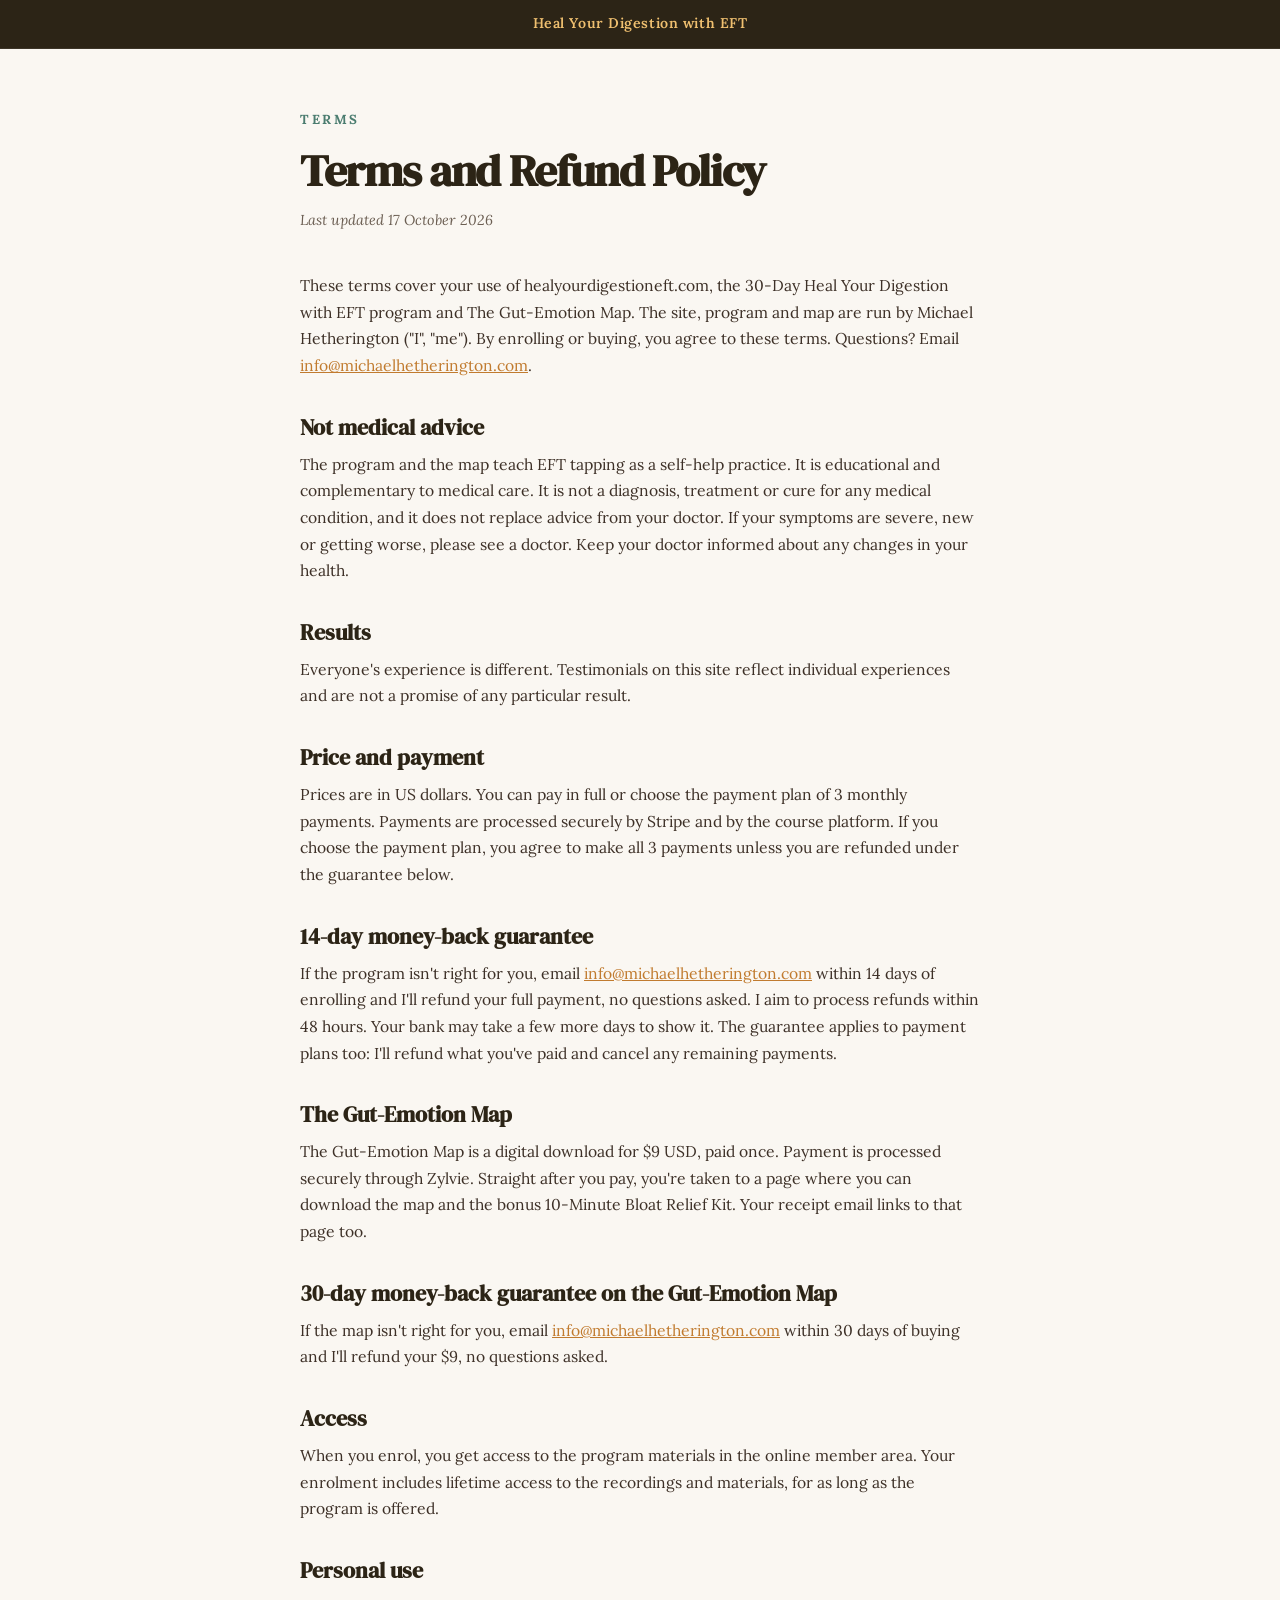
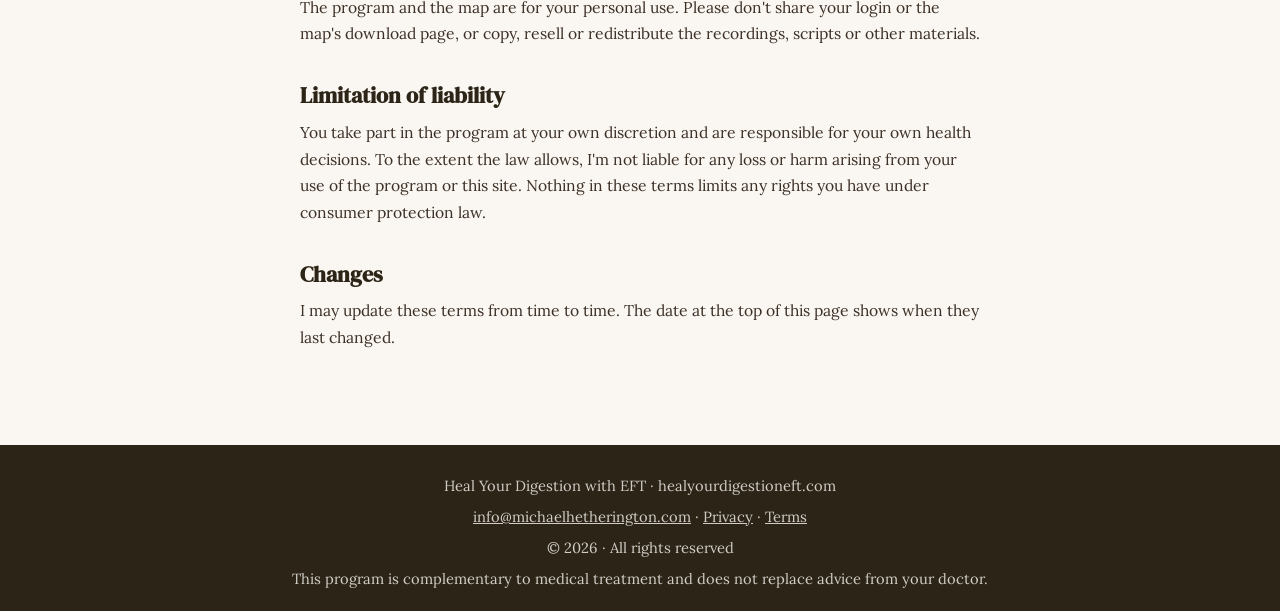
<file: terms.html>
<!DOCTYPE html>
<html lang="en">
<head>
  <meta charset="UTF-8" />
  <meta name="viewport" content="width=device-width, initial-scale=1.0" />

  <!-- Google tag (gtag.js) -->
  <script async src="https://www.googletagmanager.com/gtag/js?id=G-6HFTYSBJ0B"></script>
  <script>
    window.dataLayer = window.dataLayer || [];
    function gtag(){dataLayer.push(arguments);}
    gtag('js', new Date());

    /* Main property - one property across every domain, with cross-domain linking. */
    gtag('config', 'G-6HFTYSBJ0B', {
      linker: { domains: [
        'michaelhetherington.com',
        'www.michaelhetherington.com',
        'healyourselfeft.com',
        'healyourdigestioneft.com',
        'eftpractitionertraining.com',
        'mindbodymedicineacademy.onlinecoursehost.com',
        'zylvie.com'
      ] }
    });

    /* Google Ads. */
    gtag('config', 'AW-1016615342');
  </script>

  <meta name="description" content="Terms, payment and refund policy for the 30-Day Heal Your Digestion with EFT program and The Gut-Emotion Map." />

  <title>Terms and Refund Policy | Heal Your Digestion with EFT</title>
  <link rel="icon" type="image/png" href="assets/favicon.png" />
  <link rel="apple-touch-icon" href="assets/favicon.png" />
  <link rel="preconnect" href="https://fonts.googleapis.com" />
  <link rel="preconnect" href="https://fonts.gstatic.com" crossorigin />
  <link rel="preload" href="https://fonts.googleapis.com/css2?family=Lora:wght@400;500;600&family=DM+Serif+Display&display=swap" as="style" onload="this.onload=null;this.rel='stylesheet'" />
  <noscript><link rel="stylesheet" href="https://fonts.googleapis.com/css2?family=Lora:wght@400;500;600&family=DM+Serif+Display&display=swap" /></noscript>

  <style>
    :root {
      color-scheme: light;
      font-family: 'Lora', Georgia, serif;
      color: #2C2416;
      background: #FAF7F2;
    }

    * { box-sizing: border-box; }

    html, body {
      margin: 0;
      padding: 0;
      background: #FAF7F2;
      min-height: 100%;
      line-height: 1.7;
      font-size: 1rem;
    }

    header {
      background: #2C2416;
      border-bottom: 1px solid rgba(255,255,255,0.08);
    }

    .header-inner {
      display: flex;
      align-items: center;
      justify-content: center;
      padding: 0.75rem 2rem;
    }

    .header-brand {
      font-family: 'Lora', serif;
      font-size: 0.88rem;
      font-weight: 600;
      color: #F0C070;
      letter-spacing: 0.04em;
      text-decoration: none;
    }

    .page-wrap {
      max-width: 720px;
      margin: 0 auto;
      padding: 60px 20px 80px;
    }

    .section-label {
      text-transform: uppercase;
      letter-spacing: 0.2em;
      color: #4A7C6F;
      font-size: 0.82rem;
      font-weight: 700;
      margin: 0 0 16px;
    }

    h1 {
      font-family: 'DM Serif Display', serif;
      font-size: clamp(2rem, 6vw, 2.8rem);
      line-height: 1.08;
      letter-spacing: -0.03em;
      margin: 0 0 12px;
    }

    .updated {
      color: #6B5E52;
      font-size: 0.9rem;
      font-style: italic;
      margin: 0 0 40px;
    }

    .legal h2 {
      font-family: 'DM Serif Display', serif;
      font-size: 1.35rem;
      line-height: 1.2;
      margin: 36px 0 10px;
    }

    .legal p, .legal li {
      color: #3D3027;
      font-size: 0.98rem;
    }

    .legal p { margin: 0 0 14px; }
    .legal ul { margin: 0 0 14px; padding-left: 1.3rem; }
    .legal li + li { margin-top: 6px; }
    .legal a { color: #C17B2F; overflow-wrap: anywhere; }

    footer {
      background: #2C2416;
      color: #FAF7F2;
      padding: 28px 0 14px;
      font-size: 0.92rem;
      text-align: center;
      line-height: 1.7;
    }

    .footer-inner {
      max-width: 1100px;
      margin: 0 auto;
      padding: 0 20px;
    }

    footer p {
      color: rgba(250, 247, 242, 0.8);
      margin: 0 0 6px;
    }

    footer a { color: rgba(250, 247, 242, 0.8); }
  </style>
</head>
<body>

  <header>
    <div class="header-inner">
      <a class="header-brand" href="index.html">Heal Your Digestion with EFT</a>
    </div>
  </header>

  <main class="page-wrap">
    <p class="section-label">Terms</p>
    <h1>Terms and Refund Policy</h1>
    <p class="updated">Last updated 17 October 2026</p>

    <div class="legal">
      <p>These terms cover your use of healyourdigestioneft.com, the 30-Day Heal Your Digestion with EFT program and The Gut-Emotion Map. The site, program and map are run by Michael Hetherington ("I", "me"). By enrolling or buying, you agree to these terms. Questions? Email <a href="mailto:info@michaelhetherington.com">info@michaelhetherington.com</a>.</p>

      <h2>Not medical advice</h2>
      <p>The program and the map teach EFT tapping as a self-help practice. It is educational and complementary to medical care. It is not a diagnosis, treatment or cure for any medical condition, and it does not replace advice from your doctor. If your symptoms are severe, new or getting worse, please see a doctor. Keep your doctor informed about any changes in your health.</p>

      <h2>Results</h2>
      <p>Everyone's experience is different. Testimonials on this site reflect individual experiences and are not a promise of any particular result.</p>

      <h2>Price and payment</h2>
      <p>Prices are in US dollars. You can pay in full or choose the payment plan of 3 monthly payments. Payments are processed securely by Stripe and by the course platform. If you choose the payment plan, you agree to make all 3 payments unless you are refunded under the guarantee below.</p>

      <h2>14-day money-back guarantee</h2>
      <p>If the program isn't right for you, email <a href="mailto:info@michaelhetherington.com">info@michaelhetherington.com</a> within 14 days of enrolling and I'll refund your full payment, no questions asked. I aim to process refunds within 48 hours. Your bank may take a few more days to show it. The guarantee applies to payment plans too: I'll refund what you've paid and cancel any remaining payments.</p>

      <h2>The Gut-Emotion Map</h2>
      <p>The Gut-Emotion Map is a digital download for $9 USD, paid once. Payment is processed securely through Zylvie. Straight after you pay, you're taken to a page where you can download the map and the bonus 10-Minute Bloat Relief Kit. Your receipt email links to that page too.</p>

      <h2>30-day money-back guarantee on the Gut-Emotion Map</h2>
      <p>If the map isn't right for you, email <a href="mailto:info@michaelhetherington.com">info@michaelhetherington.com</a> within 30 days of buying and I'll refund your $9, no questions asked.</p>

      <h2>Access</h2>
      <p>When you enrol, you get access to the program materials in the online member area. Your enrolment includes lifetime access to the recordings and materials, for as long as the program is offered.</p>

      <h2>Personal use</h2>
      <p>The program and the map are for your personal use. Please don't share your login or the map's download page, or copy, resell or redistribute the recordings, scripts or other materials.</p>

      <h2>Limitation of liability</h2>
      <p>You take part in the program at your own discretion and are responsible for your own health decisions. To the extent the law allows, I'm not liable for any loss or harm arising from your use of the program or this site. Nothing in these terms limits any rights you have under consumer protection law.</p>

      <h2>Changes</h2>
      <p>I may update these terms from time to time. The date at the top of this page shows when they last changed.</p>
    </div>
  </main>

  <footer>
    <div class="footer-inner">
      <p>Heal Your Digestion with EFT · healyourdigestioneft.com</p>
      <p><a href="mailto:info@michaelhetherington.com">info@michaelhetherington.com</a> · <a href="privacy.html">Privacy</a> · <a href="terms.html">Terms</a></p>
      <p>© 2026 · All rights reserved</p>
      <p>This program is complementary to medical treatment and does not replace advice from your doctor.</p>
    </div>
  </footer>

</body>
</html>
</file>
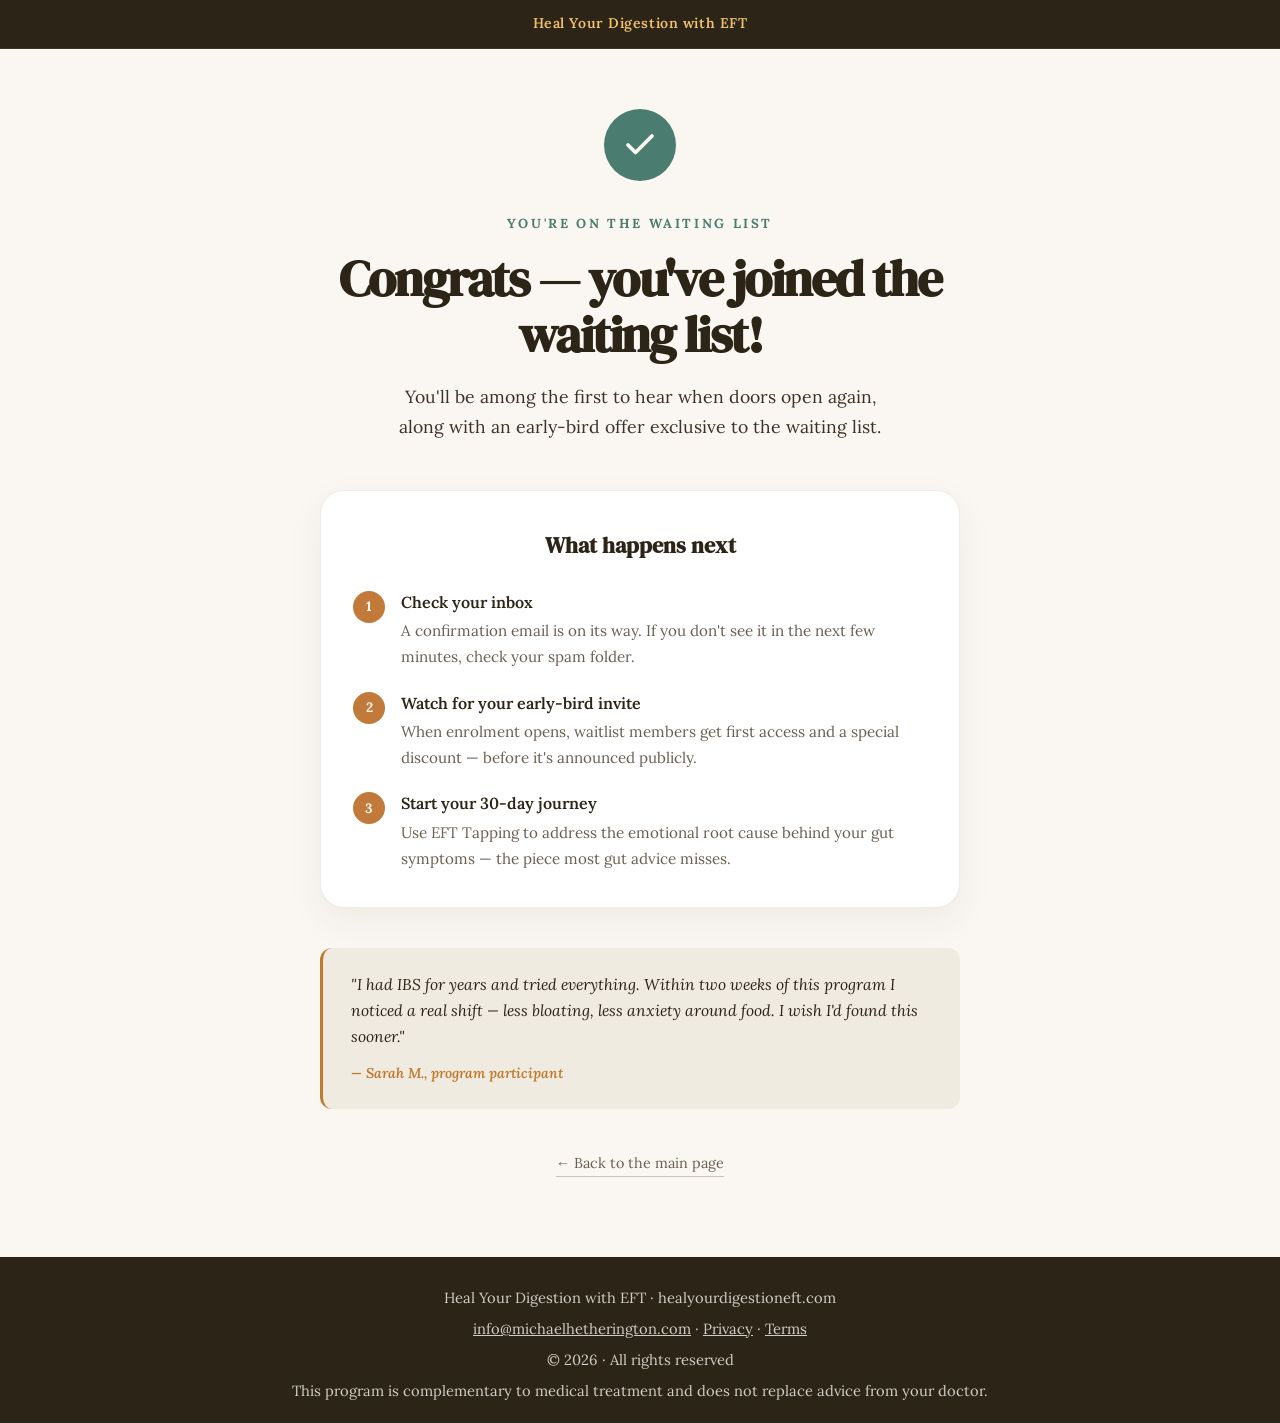
<file: thank-you.html>
<!DOCTYPE html>
<html lang="en">
<head>
  <meta charset="UTF-8" />
  <meta name="viewport" content="width=device-width, initial-scale=1.0" />

  <!-- Google tag (gtag.js) -->
  <script async src="https://www.googletagmanager.com/gtag/js?id=G-6HFTYSBJ0B"></script>
  <script>
    window.dataLayer = window.dataLayer || [];
    function gtag(){dataLayer.push(arguments);}
    gtag('js', new Date());

    /* Main property - one property across every domain, with cross-domain linking. */
    gtag('config', 'G-6HFTYSBJ0B', {
      linker: { domains: [
        'michaelhetherington.com',
        'www.michaelhetherington.com',
        'healyourselfeft.com',
        'healyourdigestioneft.com',
        'eftpractitionertraining.com',
        'mindbodymedicineacademy.onlinecoursehost.com',
        'zylvie.com'
      ] }
    });

    /* Google Ads - builds remarketing audiences from sales-page visitors. */
    gtag('config', 'AW-1016615342');

    gtag('event', 'waitlist_signup', { 'event_category': 'conversion' });
  </script>

  <title>You're on the list — Heal Your Digestion with EFT</title>
  <link rel="icon" type="image/png" href="assets/favicon.png" />
  <link rel="apple-touch-icon" href="assets/favicon.png" />
  <link rel="preconnect" href="https://fonts.googleapis.com" />
  <link rel="preconnect" href="https://fonts.gstatic.com" crossorigin />
  <link rel="preload" href="https://fonts.googleapis.com/css2?family=Lora:wght@400;500;600&family=DM+Serif+Display&display=swap" as="style" onload="this.onload=null;this.rel='stylesheet'" />
  <noscript><link rel="stylesheet" href="https://fonts.googleapis.com/css2?family=Lora:wght@400;500;600&family=DM+Serif+Display&display=swap" /></noscript>

  <style>
    :root {
      color-scheme: light;
      font-family: 'Lora', Georgia, serif;
      color: #2C2416;
      background: #FAF7F2;
    }

    * { box-sizing: border-box; }

    html, body {
      margin: 0;
      padding: 0;
      background: #FAF7F2;
      min-height: 100%;
      line-height: 1.7;
      font-size: 1rem;
    }

    img { max-width: 100%; display: block; }

    /* --- Header --- */
    header {
      background: #2C2416;
      border-bottom: 1px solid rgba(255,255,255,0.08);
    }

    .header-inner {
      display: flex;
      align-items: center;
      justify-content: center;
      padding: 0.75rem 2rem;
    }

    .header-brand {
      font-family: 'Lora', serif;
      font-size: 0.88rem;
      font-weight: 600;
      color: #F0C070;
      letter-spacing: 0.04em;
    }

    /* --- Main --- */
    .page-wrap {
      max-width: 680px;
      margin: 0 auto;
      padding: 60px 20px 80px;
      text-align: center;
    }

    /* --- Checkmark icon --- */
    .icon-circle {
      width: 72px;
      height: 72px;
      background: #4A7C6F;
      border-radius: 50%;
      display: flex;
      align-items: center;
      justify-content: center;
      margin: 0 auto 32px;
    }

    .icon-circle svg {
      width: 36px;
      height: 36px;
      stroke: #FAF7F2;
      fill: none;
      stroke-width: 2.5;
      stroke-linecap: round;
      stroke-linejoin: round;
    }

    /* --- Heading --- */
    .section-label {
      text-transform: uppercase;
      letter-spacing: 0.2em;
      color: #4A7C6F;
      font-size: 0.82rem;
      font-weight: 700;
      margin: 0 0 16px;
    }

    h1 {
      font-family: 'DM Serif Display', serif;
      font-size: clamp(2.2rem, 6vw, 3.2rem);
      line-height: 1.08;
      letter-spacing: -0.03em;
      margin: 0 0 20px;
      color: #2C2416;
    }

    .subtitle {
      font-size: 1.1rem;
      color: #3D3027;
      margin: 0 0 48px;
      max-width: 520px;
      margin-left: auto;
      margin-right: auto;
    }

    /* --- What happens next card --- */
    .next-steps {
      background: #fff;
      border: 1px solid rgba(44, 36, 22, 0.08);
      border-radius: 24px;
      padding: 36px 32px;
      box-shadow: 0 14px 38px rgba(44, 36, 22, 0.06);
      text-align: left;
      margin-bottom: 40px;
    }

    .next-steps h2 {
      font-family: 'DM Serif Display', serif;
      font-size: 1.4rem;
      margin: 0 0 24px;
      color: #2C2416;
      text-align: center;
    }

    .step {
      display: flex;
      gap: 16px;
      align-items: flex-start;
      margin-bottom: 20px;
    }

    .step:last-child {
      margin-bottom: 0;
    }

    .step-num {
      flex-shrink: 0;
      width: 32px;
      height: 32px;
      background: #C17A3A;
      color: #FAF7F2;
      border-radius: 50%;
      display: flex;
      align-items: center;
      justify-content: center;
      font-weight: 700;
      font-size: 0.85rem;
      margin-top: 2px;
    }

    .step-text strong {
      display: block;
      color: #2C2416;
      font-weight: 600;
      margin-bottom: 2px;
    }

    .step-text p {
      margin: 0;
      color: #6B5E52;
      font-size: 0.95rem;
    }

    /* --- Testimonial snippet --- */
    .testimonial {
      background: #F0EBE1;
      border-left: 3px solid #C17B2F;
      border-radius: 12px;
      padding: 24px 28px;
      text-align: left;
      margin-bottom: 40px;
    }

    .testimonial p {
      margin: 0 0 12px;
      font-style: italic;
      color: #2C2416;
      font-size: 0.98rem;
      line-height: 1.65;
    }

    .testimonial .name {
      margin: 0;
      font-weight: 600;
      color: #C17B2F;
      font-size: 0.88rem;
    }

    /* --- Back link --- */
    .back-link {
      display: inline-block;
      color: #6B5E52;
      font-size: 0.9rem;
      text-decoration: none;
      border-bottom: 1px solid rgba(107, 94, 82, 0.35);
      transition: color 0.2s, border-color 0.2s;
    }

    .back-link:hover {
      color: #C17A3A;
      border-color: #C17A3A;
    }

    /* --- Footer --- */
    footer {
      background: #2C2416;
      color: #FAF7F2;
      padding: 28px 0 14px;
      font-size: 0.92rem;
      text-align: center;
      line-height: 1.7;
    }

    .footer-inner {
      max-width: 1100px;
      margin: 0 auto;
      padding: 0 20px;
    }

    footer p {
      color: rgba(250, 247, 242, 0.8);
      margin: 0 0 6px;
    }

    footer a {
      color: rgba(250, 247, 242, 0.8);
    }

    @media (max-width: 520px) {
      .next-steps {
        padding: 28px 20px;
      }
      .testimonial {
        padding: 20px;
      }
    }
  </style>
</head>
<body>

  <header>
    <div class="header-inner">
      <span class="header-brand">Heal Your Digestion with EFT</span>
    </div>
  </header>

  <main class="page-wrap">

    <div class="icon-circle">
      <svg viewBox="0 0 24 24">
        <polyline points="20 6 9 17 4 12"></polyline>
      </svg>
    </div>

    <p class="section-label">You're on the waiting list</p>
    <h1>Congrats — you've joined the waiting list!</h1>
    <p class="subtitle">You'll be among the first to hear when doors open again, along with an early-bird offer exclusive to the waiting list.</p>

    <div class="next-steps">
      <h2>What happens next</h2>

      <div class="step">
        <div class="step-num">1</div>
        <div class="step-text">
          <strong>Check your inbox</strong>
          <p>A confirmation email is on its way. If you don't see it in the next few minutes, check your spam folder.</p>
        </div>
      </div>

      <div class="step">
        <div class="step-num">2</div>
        <div class="step-text">
          <strong>Watch for your early-bird invite</strong>
          <p>When enrolment opens, waitlist members get first access and a special discount — before it's announced publicly.</p>
        </div>
      </div>

      <div class="step">
        <div class="step-num">3</div>
        <div class="step-text">
          <strong>Start your 30-day journey</strong>
          <p>Use EFT Tapping to address the emotional root cause behind your gut symptoms — the piece most gut advice misses.</p>
        </div>
      </div>
    </div>

    <div class="testimonial">
      <p>"I had IBS for years and tried everything. Within two weeks of this program I noticed a real shift — less bloating, less anxiety around food. I wish I'd found this sooner."</p>
      <p class="name">— Sarah M., program participant</p>
    </div>

    <a class="back-link" href="index.html">← Back to the main page</a>

  </main>

  <footer>
    <div class="footer-inner">
      <p>Heal Your Digestion with EFT · healyourdigestioneft.com</p>
      <p><a href="mailto:info@michaelhetherington.com">info@michaelhetherington.com</a> · <a href="privacy.html">Privacy</a> · <a href="terms.html">Terms</a></p>
      <p>© 2026 · All rights reserved</p>
      <p>This program is complementary to medical treatment and does not replace advice from your doctor.</p>
    </div>
  </footer>

</body>
</html>
</file>
<file: quiz.css>
/* Shared styles for the Gut-Emotion quiz: quiz.html and gut-quiz.html. */

:root {
  --bg: #FAF7F2;
  --sand: #F3ECE1;
  --card: #FFFFFF;
  --line: #E6DCCB;
  --dark: #2A211A;
  --on-dark: #FAF7F2;
  --on-dark-2: #E4DACB;
  --hl: #E9B98A;
  --ink: #2A211A;
  --body: #3B3129;
  --muted: #5E5348;
  --sage: #4E6B4A;
  --btn: #A9601F;
  --btn-hover: #8A4D18;
  /* #A9601F is under 4.5:1 as small text on the light backgrounds, so links use the darker shade. */
  --link: #8A4D18;
  font-family: 'Lora', Georgia, serif;
  color: var(--body);
  background: var(--bg);
}

*, *::before, *::after { box-sizing: border-box; margin: 0; padding: 0; }

body {
  background: var(--bg);
  color: var(--body);
  font-size: 17px;
  line-height: 1.65;
  min-height: 100vh;
  padding: 12px 16px 40px;
}

h1, h2, h3 {
  font-family: 'DM Serif Display', serif;
  font-weight: 400;
  color: var(--ink);
}

a { color: var(--link); }

.quiz-wrap { max-width: 640px; margin: 0 auto; }

.eyebrow {
  display: block;
  font-size: 0.75rem;
  font-weight: 700;
  letter-spacing: 0.16em;
  text-transform: uppercase;
  color: var(--sage);
}

/* --- Intro (question 1 from the quiz page only) --- */
/* Everything on question 1 is sized so all four answers fit on a 375x812 screen. */
.quiz-intro { text-align: center; padding: 0 0 10px; }
.quiz-hero { display: block; width: auto; height: 110px; margin: 0 auto 6px; border-radius: 16px; object-fit: cover; }
.quiz-intro h1 { font-size: clamp(2rem, 7vw, 2.6rem); line-height: 1.05; margin: 4px 0 6px; }
.quiz-intro p { font-size: 1rem; line-height: 1.4; max-width: 480px; margin: 0 auto; }
.quiz-intro .quiz-meta { font-size: 0.82rem; line-height: 1.35; color: var(--muted); margin-top: 6px; }
.quiz-intro .nowrap { white-space: nowrap; }
.quiz-intro .quiz-bonus { font-size: 0.85rem; line-height: 1.35; font-weight: 600; color: var(--link); margin-top: 4px; }
body.compact .quiz-intro { display: none; }
/* While the intro shows there's no Back button, so the top row can be short. */
body:not(.compact) .quiz-top { margin-bottom: 12px; }
body:not(.compact) .quiz-top-row { min-height: 24px; }
body:not(.compact) .back-btn.is-hidden { height: 24px; }
body:not(.compact) .question-text { font-size: 1.65rem; margin-bottom: 12px; }

/* --- Top bar --- */
.quiz-top { margin: 0 0 18px; }
.quiz-top-row {
  display: grid;
  grid-template-columns: 44px 1fr 44px;
  align-items: center;
  min-height: 44px;
}
.back-btn {
  width: 44px;
  height: 44px;
  border: 1px solid var(--line);
  border-radius: 50%;
  background: var(--card);
  color: var(--ink);
  display: flex;
  align-items: center;
  justify-content: center;
  cursor: pointer;
}
.back-btn:hover { border-color: var(--btn); }
.back-btn.is-hidden { visibility: hidden; }
.quiz-count { text-align: center; font-size: 0.92rem; font-weight: 600; color: var(--ink); }
.quiz-time { text-align: right; font-size: 0.85rem; color: var(--muted); white-space: nowrap; }
.quiz-done {
  grid-column: 1 / -1;
  display: flex;
  align-items: center;
  justify-content: center;
  gap: 8px;
  font-weight: 700;
  color: var(--sage);
}
.progress-track {
  height: 6px;
  margin-top: 10px;
  background: var(--line);
  border-radius: 99px;
  overflow: hidden;
}
.progress-fill {
  height: 100%;
  width: 20%;
  background: var(--btn);
  border-radius: 99px;
  transition: width 0.4s ease;
}
.progress-fill.is-done { width: 100%; background: var(--sage); }

/* --- Question --- */
.question { transition: opacity 0.25s ease; }
.question.fade-out { opacity: 0; }
.question-text {
  font-size: 1.85rem;
  line-height: 1.16;
  margin: 0 0 18px;
}
.options-list { display: flex; flex-direction: column; gap: 8px; }
.option-btn {
  width: 100%;
  min-height: 60px;
  padding: 10px 16px;
  background: var(--card);
  border: 1.5px solid var(--line);
  border-radius: 14px;
  font-family: inherit;
  font-size: 17px;
  line-height: 1.35;
  color: var(--ink);
  text-align: left;
  display: flex;
  align-items: center;
  justify-content: space-between;
  gap: 12px;
  cursor: pointer;
  transition: border-color 0.15s ease, background 0.15s ease;
}
.option-btn:hover, .option-btn:focus-visible { border-color: var(--btn); }
.option-btn.selected { border-color: var(--btn); background: #FBF4EA; }
.option-label { flex: 1; }
.option-icon { flex-shrink: 0; color: var(--sage); }
.option-check { flex-shrink: 0; opacity: 0; }
.option-btn.selected .option-check { opacity: 1; }
.private-note {
  display: flex;
  align-items: center;
  justify-content: center;
  gap: 6px;
  margin-top: 16px;
  font-size: 0.85rem;
  color: var(--muted);
}

/* --- Encouragement, after question 3. Not a question, so it doesn't count. --- */
.encourage { text-align: center; padding: 18px 18px 22px; background: var(--card); border: 1.5px solid var(--line); border-radius: 18px; transition: opacity 0.25s ease; }
.encourage[hidden] { display: none; }
.encourage.fade-out { opacity: 0; }
.encourage-icon { display: block; margin: 0 auto 8px; color: var(--sage); }
.encourage-heading { font-size: 1.85rem; line-height: 1.16; margin-bottom: 8px; }
.encourage-text { max-width: 440px; margin: 0 auto; }
.encourage-btn { max-width: 320px; margin: 18px auto 0; border: 0; font-family: inherit; cursor: pointer; }

/* --- Matching, between the last question and the email gate --- */
.matching { text-align: center; padding-top: 18px; }
.matching-heading { font-size: 1.6rem; line-height: 1.2; max-width: 420px; margin: 14px auto 18px; text-wrap: balance; }
.matching-spinner { display: block; width: 40px; height: 40px; margin: 0 auto; border: 3px solid var(--line); border-top-color: var(--btn); border-radius: 50%; }
.matching-list { list-style: none; display: grid; gap: 10px; max-width: 320px; margin: 0 auto; text-align: left; }
.matching-list li { display: flex; align-items: center; gap: 10px; padding: 12px 14px; background: var(--card); border: 1.5px solid var(--line); border-radius: 14px; color: var(--ink); opacity: 0.35; transition: opacity 0.3s ease, border-color 0.3s ease; }
.matching-list li svg { flex-shrink: 0; color: var(--line); transition: color 0.3s ease; }
.matching-list li.is-on { opacity: 1; border-color: var(--sage); }
.matching-list li.is-on svg { color: var(--sage); }
#matching-fill { transition: width 2.5s linear; }
@media (prefers-reduced-motion: no-preference) {
  .matching-spinner { animation: spin 0.9s linear infinite; }
}
@keyframes spin { to { transform: rotate(360deg); } }

/* --- Screens that fade in --- */
.screen { display: none; opacity: 0; transition: opacity 0.3s ease; }
.screen.visible { display: block; }
.screen.fade-in { opacity: 1; }

/* --- Email gate --- */
.teaser {
  background: var(--dark);
  color: var(--on-dark);
  border-radius: 18px;
  padding: 22px 20px 20px;
  text-align: center;
  margin-bottom: 22px;
}
.teaser .eyebrow { color: var(--hl); }
.teaser-name { font-family: 'DM Serif Display', serif; font-size: 2rem; line-height: 1.1; color: var(--on-dark); margin: 8px 0 6px; }
.teaser-organ { font-size: 0.9rem; font-style: italic; color: var(--on-dark-2); }
.teaser-bars { display: grid; gap: 8px; max-width: 320px; margin: 16px auto 14px; }
.teaser-bars span { display: block; height: 10px; border-radius: 99px; background: rgba(228, 218, 203, 0.16); }
.teaser-bars span:nth-child(2) { width: 88%; }
.teaser-bars span:nth-child(3) { width: 64%; }
.teaser-lock { display: inline-flex; align-items: center; gap: 6px; font-size: 0.88rem; color: var(--on-dark-2); }
.gate-heading { font-size: 1.75rem; line-height: 1.2; text-align: center; margin-bottom: 8px; }
.gate-text { text-align: center; max-width: 460px; margin: 0 auto 18px; }

/* style SendFox's own markup, left structurally untouched */
.mh-cap form.sendfox-form p { margin: 0 0 12px; }
.mh-cap form.sendfox-form label { display: block; font-size: 0.88rem; font-weight: 600; color: var(--ink); margin-bottom: 4px; }
.mh-cap form.sendfox-form input[type=text],
.mh-cap form.sendfox-form input[type=email] {
  width: 100%;
  min-height: 52px;
  padding: 12px 14px;
  font-size: 16px;
  font-family: inherit;
  color: var(--ink);
  background: var(--card);
  border: 1.5px solid var(--line);
  border-radius: 12px;
}
.mh-cap input:focus { outline: 2px solid var(--btn); outline-offset: 1px; }
.mh-cap__btn {
  width: 100%;
  min-height: 58px;
  padding: 14px 18px;
  font-family: inherit;
  font-size: 1.08rem;
  font-weight: 700;
  color: #FFFFFF;
  background: var(--btn);
  border: 0;
  border-radius: 14px;
  cursor: pointer;
}
.mh-cap__btn:hover { background: var(--btn-hover); }
.mh-cap__btn:disabled { opacity: 0.6; cursor: wait; }
.mh-cap__note { margin: 4px 0 0; font-size: 0.82rem; color: var(--muted); text-align: center; }
.mh-cap__note a { color: var(--muted); }
.mh-cap .sendfox-message { display: none; }
/* The reCAPTCHA notice is shown under the button, so the floating badge can go. */
.grecaptcha-badge { visibility: hidden; }

/* --- Result --- */
.res-head {
  background: var(--dark);
  color: var(--on-dark);
  border-radius: 18px;
  padding: 24px 20px;
  text-align: center;
}
/* Inbox notice: kept short so the $9 offer sits high on mobile. */
.inbox { padding: 16px 16px 14px; }
.inbox-tick { display: block; margin: 0 auto; }
.inbox-heading { font-size: 1.35rem; line-height: 1.15; color: var(--on-dark); margin: 8px auto 4px; max-width: 460px; text-wrap: balance; }
/* One sentence per line. */
.inbox-text { max-width: 460px; margin: 6px auto 0; font-size: 0.92rem; line-height: 1.45; color: var(--on-dark-2); }
.inbox-text strong { color: var(--on-dark); font-weight: 700; }
.inbox-note {
  display: flex;
  flex-direction: column;
  align-items: center;
  gap: 4px;
  max-width: 460px;
  margin: 10px auto 0;
  padding-top: 10px;
  border-top: 1px solid rgba(228, 218, 203, 0.16);
  font-size: 0.78rem;
  line-height: 1.45;
  color: var(--on-dark-2);
  text-align: center;
}
.inbox-note svg { flex-shrink: 0; }
.pills { display: flex; flex-wrap: wrap; justify-content: center; gap: 8px; }
.pill {
  padding: 5px 12px;
  background: var(--card);
  border: 1px solid var(--line);
  border-radius: 99px;
  font-size: 0.82rem;
  line-height: 1.3;
  color: var(--body);
}
.reading { padding: 20px 2px 4px; text-align: center; }
.reading p + p { margin-top: 12px; }
.reading strong { color: var(--ink); font-weight: 700; }

/* Deep orange so the tip stands out. White on --btn is 4.8:1. */
.tip { background: var(--btn); color: #FFFFFF; border-radius: 14px; margin: 14px 0 20px; }
.tip-body strong { color: #FFFFFF; font-weight: 700; }
.tip summary {
  list-style: none;
  display: flex;
  align-items: center;
  justify-content: center;
  gap: 8px;
  min-height: 56px;
  padding: 12px 16px;
  font-weight: 700;
  color: #FFFFFF;
  cursor: pointer;
}
.tip summary::-webkit-details-marker { display: none; }
.tip summary svg { flex-shrink: 0; transition: transform 0.2s ease; }
.tip[open] summary svg { transform: rotate(180deg); }
.tip-body { padding: 0 16px 16px; text-align: center; }
.tip-body p + p { margin-top: 10px; }

/* Type card: their result up top, in the deep orange. White on --btn is 4.8:1. */
.type-card { margin-top: 12px; padding: 16px 18px; background: var(--btn); color: #FFFFFF; border-radius: 18px; text-align: center; }
.type-label { font-size: 0.75rem; font-weight: 700; letter-spacing: 0.14em; text-transform: uppercase; }
.type-name { font-size: clamp(1.9rem, 7.5vw, 2.4rem); line-height: 1.1; color: #FFFFFF; margin: 4px 0 8px; }
.type-line { font-size: 0.92rem; line-height: 1.45; }
.type-below { display: inline-flex; align-items: center; gap: 6px; margin-top: 10px; font-size: 0.88rem; font-weight: 700; }

.offer {
  margin-top: 16px;
  background: var(--card);
  border: 2px solid var(--btn);
  border-radius: 18px;
  padding: 20px 18px;
}
/* The top half of the card is one centred column. --link, as --btn is under 4.5:1 as small text. */
.offer-label { display: block; font-size: 0.75rem; font-weight: 700; letter-spacing: 0.14em; text-transform: uppercase; color: var(--link); text-align: center; }
.offer-heading { font-size: 1.45rem; line-height: 1.22; margin: 8px auto 16px; max-width: 520px; text-align: center; text-wrap: balance; }
.offer-row { display: flex; flex-direction: column; align-items: center; gap: 12px; text-align: center; }
.offer-img { display: block; width: 170px; }
.offer-img img { display: block; width: 100%; height: auto; border-radius: 12px; box-shadow: 0 16px 36px rgba(42, 33, 26, 0.18); }
.offer-meta { font-size: 0.92rem; line-height: 1.45; color: var(--body); }
.offer-price { margin-top: 4px; line-height: 1.1; }
.price-now { font-size: 2.1rem; font-weight: 700; color: var(--ink); }
.price-note { font-size: 0.92rem; color: var(--muted); margin-left: 4px; }
.buy-btn {
  display: flex;
  align-items: center;
  justify-content: center;
  width: 100%;
  min-height: 58px;
  margin-top: 16px;
  padding: 12px 18px;
  background: var(--btn);
  color: #FFFFFF;
  font-weight: 700;
  font-size: 1.08rem;
  text-align: center;
  text-decoration: none;
  border-radius: 14px;
  transition: background 0.2s ease;
}
.buy-btn:hover { background: var(--btn-hover); }
.secure-note { display: flex; align-items: center; justify-content: center; gap: 6px; margin-top: 8px; font-size: 0.85rem; color: var(--muted); }
.offer-ticks { display: flex; flex-wrap: wrap; justify-content: center; gap: 6px 18px; margin-top: 10px; font-size: 0.9rem; color: var(--body); }
.offer-ticks span, .inside li { display: inline-flex; align-items: flex-start; gap: 8px; }
.offer-ticks svg, .inside svg { flex-shrink: 0; margin-top: 0.22em; }
.credit-box { max-width: 460px; margin: 12px auto 0; padding: 10px 12px; background: var(--sand); border-radius: 12px; font-size: 0.9rem; text-align: center; }
.credit-box[hidden] { display: none; }
.inside { margin-top: 18px; padding-top: 14px; border-top: 1px solid var(--line); }
.inside h3 { font-size: 1.15rem; margin-bottom: 4px; text-align: center; }
.inside p { font-size: 0.92rem; color: var(--muted); margin: 0 auto 8px; max-width: 460px; }
.inside ul { list-style: none; display: grid; gap: 6px; font-size: 0.95rem; max-width: 460px; margin: 0 auto; text-align: left; }

@media (prefers-reduced-motion: no-preference) {
  #offer-btn { animation: buy-pulse 2.4s ease-out infinite; }
  #offer-btn:hover { animation-play-state: paused; }
}
@keyframes buy-pulse {
  0% { box-shadow: 0 0 0 0 rgba(169, 96, 31, 0.45); }
  70% { box-shadow: 0 0 0 12px rgba(169, 96, 31, 0); }
  100% { box-shadow: 0 0 0 0 rgba(169, 96, 31, 0); }
}

.res-quote { margin-top: 20px; padding: 16px 18px; background: var(--card); border: 1px solid var(--line); border-radius: 14px; }
.res-quote[hidden] { display: none; }
.res-quote blockquote { font-style: italic; color: var(--body); }
.res-quote figcaption { margin-top: 6px; font-size: 0.88rem; font-weight: 600; color: var(--ink); }

.bottom-buy { margin-top: 18px; }
/* Buy buttons: full width inside the card, capped and centred. */
#offer-btn, #offer-btn-bottom { max-width: 420px; margin-left: auto; margin-right: auto; }

.skip-line { margin-top: 18px; font-size: 0.95rem; color: var(--muted); text-align: center; }
.skip-line a { font-weight: 700; text-decoration: underline; text-underline-offset: 3px; }

.full-results { margin-top: 28px; scroll-margin-top: 12px; }
.reading-card {
  background: var(--dark);
  color: var(--on-dark-2);
  border: 2px solid var(--hl);
  border-radius: 18px;
  padding: 24px 18px 18px;
}
.full-heading { font-size: 1.15rem; line-height: 1.25; text-align: center; color: var(--hl); }
.full-type { margin: 14px 0 10px; text-align: center; font-size: 0.82rem; font-weight: 700; letter-spacing: 0.14em; text-transform: uppercase; color: var(--on-dark-2); }
.full-type strong { display: block; margin-top: 4px; font-family: 'DM Serif Display', serif; font-size: clamp(2rem, 8vw, 2.5rem); font-weight: 400; line-height: 1.1; letter-spacing: 0; text-transform: none; color: var(--on-dark); }
.reading-card .pill { background: transparent; border-color: rgba(233, 185, 138, 0.55); color: var(--hl); }
.reading-card .reading { padding-top: 16px; font-size: 1.02rem; }
.reading-card .reading strong { color: var(--on-dark); }
.reading-card .tip { margin: 18px 0 0; }

.deeper { margin-top: 24px; text-align: center; }
.deeper .buy-btn { max-width: 420px; margin: 0 auto; line-height: 1.3; }

.disclaimer { margin-top: 24px; padding-top: 14px; border-top: 1px solid var(--line); font-size: 0.82rem; line-height: 1.5; color: var(--muted); text-align: center; }

/* --- About (gut-quiz.html): real page content under the quiz. Hidden once the result shows. --- */
.quiz-about { margin-top: 36px; padding-top: 20px; border-top: 1px solid var(--line); font-size: 0.95rem; text-align: center; }
.quiz-about p { max-width: 520px; margin: 0 auto; }
.quiz-about h2 { font-size: 1.3rem; line-height: 1.25; margin-bottom: 4px; }
.quiz-about p + h2 { margin-top: 16px; }
.about-photo { display: block; width: 80px; height: 80px; margin: 20px auto 8px; border-radius: 50%; object-fit: cover; }
.quiz-about .disclaimer { margin-top: 18px; }
/* Only with question 1. Compact is on from question 2 through to the result. */
body.compact .quiz-about { display: none; }

/* --- Footer --- */
.quiz-footer { text-align: center; margin-top: 36px; padding-top: 16px; border-top: 1px solid var(--line); font-size: 0.82rem; color: var(--muted); }
.quiz-footer p { margin-bottom: 6px; }
.quiz-footer a { color: var(--muted); }

@media (min-width: 640px) {
  body { padding-top: 28px; }
  .quiz-hero { height: 280px; margin-bottom: 14px; }
  .question-text { font-size: 2rem; }
  .offer { max-width: 640px; margin-left: auto; margin-right: auto; }
  .offer-img { width: 280px; }
}
</file>
